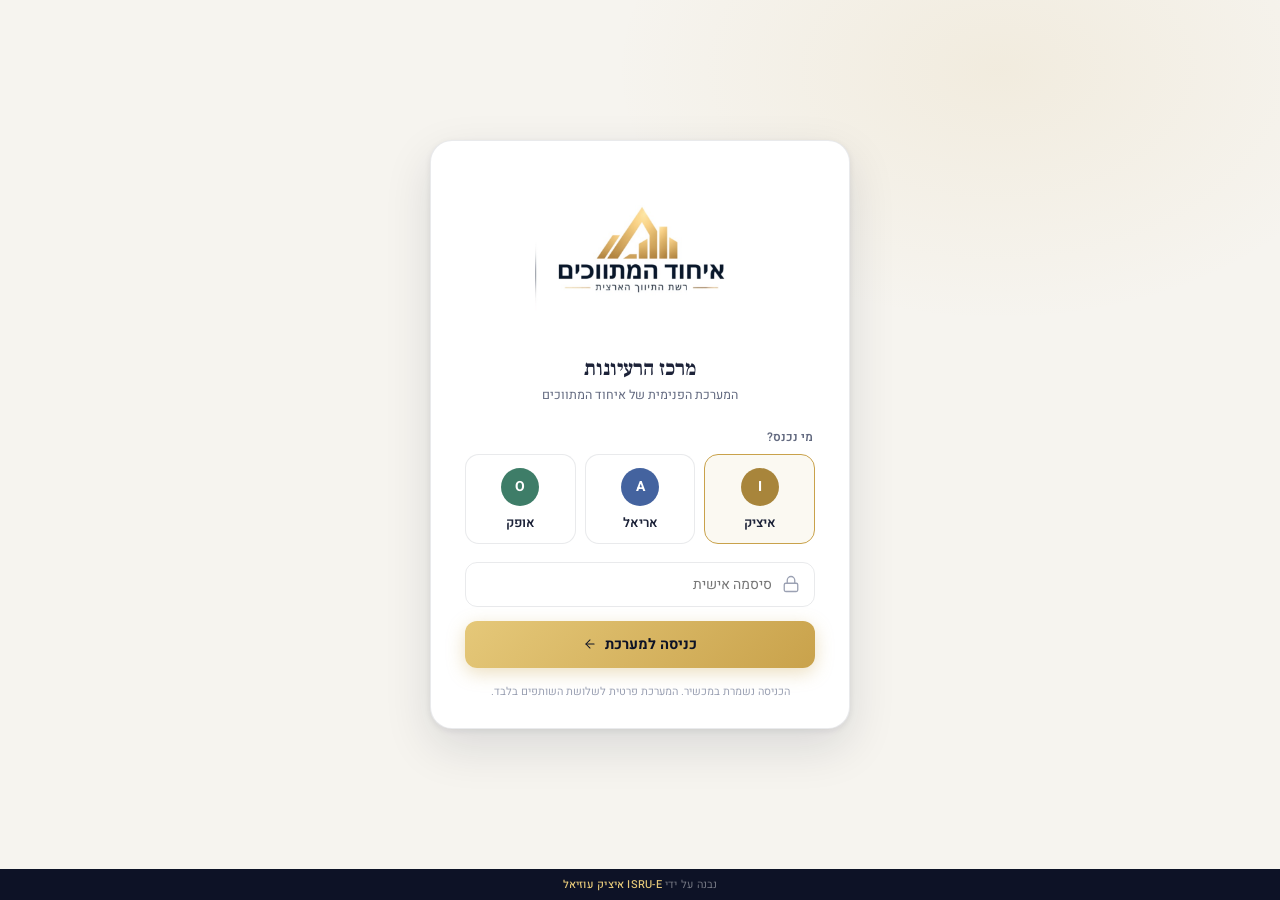
<file: docs/index.html>
<!doctype html>
<html lang="he" dir="rtl">
<head>
<meta charset="utf-8">
<meta name="viewport" content="width=device-width, initial-scale=1, viewport-fit=cover">
<meta name="robots" content="noindex, nofollow">
<meta name="theme-color" content="#141B34">
<title>מרכז הרעיונות · איחוד המתווכים</title>
<script>
(function(){var q=matchMedia('(max-width:900px),(max-height:500px) and (orientation:landscape)'),r=document.documentElement;
function f(){r.classList.toggle('m',q.matches)}f();
if(q.addEventListener)q.addEventListener('change',f);else q.addListener(f)})();
</script>
<link rel="manifest" href="manifest.webmanifest?v=3">
<link rel="icon" href="icons/favicon.ico?v=3" sizes="any">
<link rel="icon" type="image/png" sizes="32x32" href="icons/favicon-32.png?v=3">
<link rel="apple-touch-icon" sizes="180x180" href="icons/apple-touch-icon.png?v=3">
<meta name="apple-mobile-web-app-title" content="איחוד המתווכים">
<meta name="apple-mobile-web-app-capable" content="yes">
<meta name="mobile-web-app-capable" content="yes">
<link rel="preconnect" href="https://fonts.googleapis.com">
<link rel="preconnect" href="https://fonts.gstatic.com" crossorigin>
<link href="https://fonts.googleapis.com/css2?family=Heebo:wght@300;400;500;600;700&family=Frank+Ruhl+Libre:wght@500;700&display=swap" rel="stylesheet">
<link rel="stylesheet" href="style.css?v=19">
</head>
<body>

<!-- ========== מסך כניסה ========== -->
<div id="login-screen" class="login-wrap" hidden>
  <div class="login-card">
    <img class="logo-big" src="LOGO.png" alt="איחוד המתווכים, רשת התיווך הארצית">
    <h1>מרכז הרעיונות</h1>
    <div class="sub">המערכת הפנימית של איחוד המתווכים</div>

    <label class="login-label">מי נכנס?</label>
    <div class="users" id="login-users"></div>

    <div class="pass">
      <svg class="icon" viewBox="0 0 24 24"><rect x="3" y="11" width="18" height="11" rx="2"/><path d="M7 11V7a5 5 0 0 1 10 0v4"/></svg>
      <input type="password" id="login-pass" placeholder="סיסמה אישית" autocomplete="current-password" aria-label="סיסמה אישית">
    </div>
    <div class="login-error" id="login-error" hidden></div>

    <button class="login-btn" id="login-btn">
      כניסה למערכת
      <svg class="icon sm" viewBox="0 0 24 24"><path d="M19 12H5"/><path d="m12 19-7-7 7-7"/></svg>
    </button>

    <div class="login-note">הכניסה נשמרת במכשיר. המערכת פרטית לשלושת השותפים בלבד.</div>
  </div>
</div>

<!-- ========== האפליקציה ========== -->
<div id="app" class="app" hidden>

  <div class="backdrop" id="backdrop"></div>

  <aside class="sidebar" id="sidebar">
    <div class="brand">
      <div class="wordmark">איחוד המתווכים</div>
      <div class="tag">מרכז הרעיונות</div>
    </div>
    <nav class="nav" id="side-nav">
      <div class="side-label">ראשי</div>
      <a class="nav-item" href="#/" data-route="dash">
        <svg class="icon" viewBox="0 0 24 24"><path d="m3 9 9-7 9 7v11a2 2 0 0 1-2 2H5a2 2 0 0 1-2-2z"/><path d="M9 22V12h6v10"/></svg>
        דשבורד
      </a>
      <a class="nav-item" href="#/board" data-route="board">
        <svg class="icon" viewBox="0 0 24 24"><rect x="3" y="3" width="18" height="18" rx="2"/><path d="M9 3v18"/><path d="M15 3v18"/></svg>
        לוח עבודה
      </a>
      <a class="nav-item" href="#/files" data-route="files">
        <svg class="icon" viewBox="0 0 24 24"><path d="M20 20a2 2 0 0 0 2-2V8a2 2 0 0 0-2-2h-7.9a2 2 0 0 1-1.69-.9L9.6 3.9A2 2 0 0 0 7.93 3H4a2 2 0 0 0-2 2v13a2 2 0 0 0 2 2Z"/></svg>
        ספריית קבצים
      </a>
      <div class="side-label side-topics-label">
        נושאים
        <button class="side-add" id="btn-new-topic" title="נושא חדש" aria-label="נושא חדש">
          <svg class="icon sm" viewBox="0 0 24 24"><path d="M5 12h14"/><path d="M12 5v14"/></svg>
        </button>
      </div>
      <div id="topics-list"></div>
      <div class="side-label">עוד</div>
      <a class="nav-item" href="#/archive" data-route="archive">
        <svg class="icon" viewBox="0 0 24 24"><rect x="2" y="3" width="20" height="5" rx="1"/><path d="M4 8v11a2 2 0 0 0 2 2h12a2 2 0 0 0 2-2V8"/><path d="M10 12h4"/></svg>
        ארכיון
      </a>
      <button class="nav-item nav-logout" id="btn-logout">
        <svg class="icon" viewBox="0 0 24 24"><path d="M9 21H5a2 2 0 0 1-2-2V5a2 2 0 0 1 2-2h4"/><path d="m16 17 5-5-5-5"/><path d="M21 12H9"/></svg>
        התנתקות
      </button>
    </nav>
    <div class="side-foot" id="presence"></div>
  </aside>

  <main class="main" id="main">
    <div class="topbar">
      <button class="back-btn" id="btn-back" aria-label="חזרה">
        <svg class="icon" viewBox="0 0 24 24"><path d="m9 18 6-6-6-6"/></svg>
        <span id="back-label">חזרה</span>
      </button>
      <button class="icon-btn menu-btn" id="btn-menu" aria-label="תפריט">
        <svg class="icon" viewBox="0 0 24 24"><path d="M4 6h16"/><path d="M4 12h16"/><path d="M4 18h16"/></svg>
      </button>
      <img class="logo-img" src="LOGO.png" alt="איחוד המתווכים">
      <div class="page-title" id="page-title"><b>דשבורד</b></div>
      <div class="search" id="search-box" role="button" tabindex="0">
        <svg class="icon sm" viewBox="0 0 24 24"><circle cx="11" cy="11" r="8"/><path d="m21 21-4.35-4.35"/></svg>
        <span class="search-ph">חיפוש בכל ההודעות</span>
        <kbd>Ctrl K</kbd>
      </div>
      <button class="icon-btn search-mobile" id="btn-search-m" aria-label="חיפוש">
        <svg class="icon" viewBox="0 0 24 24"><circle cx="11" cy="11" r="8"/><path d="m21 21-4.35-4.35"/></svg>
      </button>
      <div class="me" id="me-avatar"></div>
    </div>
    <div id="view" class="view"></div>
  </main>
</div>

<button class="fab" id="fab" hidden aria-label="רעיון מהיר" title="רעיון מהיר">
  <svg class="icon" viewBox="0 0 24 24"><path d="M4 14a1 1 0 0 1-.78-1.63l9.9-10.2a.5.5 0 0 1 .86.46l-1.92 6.02A1 1 0 0 0 13 10h7a1 1 0 0 1 .78 1.63l-9.9 10.2a.5.5 0 0 1-.86-.46l1.92-6.02A1 1 0 0 0 11 14z"/></svg>
  <span class="fab-label">רעיון מהיר</span>
</button>

<footer id="footer" hidden>נבנה על ידי <b>ISRU-E איציק עוזיאל</b></footer>

<!-- שרשור -->
<div class="thread-panel" id="thread-panel" hidden>
  <div class="thread-head">
    <b>שרשור</b>
    <button class="icon-btn" id="thread-close" aria-label="סגירת שרשור">
      <svg class="icon" viewBox="0 0 24 24"><path d="M18 6 6 18"/><path d="m6 6 12 12"/></svg>
    </button>
  </div>
  <div class="thread-root" id="thread-root"></div>
  <div class="thread-msgs" id="thread-msgs"></div>
  <div class="composer thread-composer">
    <div class="composer-box">
      <input id="thread-input" placeholder="תגובה בשרשור">
      <button class="send" id="thread-send" aria-label="שליחה">
        <svg class="icon" viewBox="0 0 24 24"><path d="M19 12H5"/><path d="m12 19-7-7 7-7"/></svg>
      </button>
    </div>
  </div>
</div>

<!-- חיפוש -->
<div class="overlay" id="search-overlay" hidden>
  <div class="overlay-card">
    <div class="overlay-head">
      <svg class="icon" viewBox="0 0 24 24"><circle cx="11" cy="11" r="8"/><path d="m21 21-4.35-4.35"/></svg>
      <input id="search-input" placeholder="חיפוש חופשי בעברית, בכל ההודעות" autocomplete="off" enterkeyhint="search">
      <button class="icon-btn filter-toggle-btn" id="search-filter-toggle" aria-label="סינון" aria-expanded="false">
        <svg class="icon" viewBox="0 0 24 24"><path d="M4 6h10"/><path d="M18 6h2"/><circle cx="16" cy="6" r="2"/><path d="M4 12h2"/><path d="M10 12h10"/><circle cx="8" cy="12" r="2"/><path d="M4 18h12"/><path d="M20 18h0"/><circle cx="18" cy="18" r="2"/></svg>
      </button>
      <button class="icon-btn" id="search-close" aria-label="סגירה">
        <svg class="icon" viewBox="0 0 24 24"><path d="M18 6 6 18"/><path d="m6 6 12 12"/></svg>
      </button>
    </div>
    <div class="search-filters" id="search-filters"></div>
    <div class="search-results" id="search-results">
      <div class="empty-state">הקלד מילה כדי לחפש, או סנן לפי נושא, שולח, תאריך או סימון.</div>
    </div>
  </div>
</div>

<!-- מודאל כללי -->
<div class="overlay" id="modal-overlay" hidden>
  <div class="overlay-card modal-card" id="modal-card"></div>
</div>

<div class="toast" id="toast" hidden></div>

<input type="file" id="file-input" hidden>
<input type="file" id="file-input-lib" hidden>

<script src="app.js?v=8"></script>
</body>
</html>
</file>
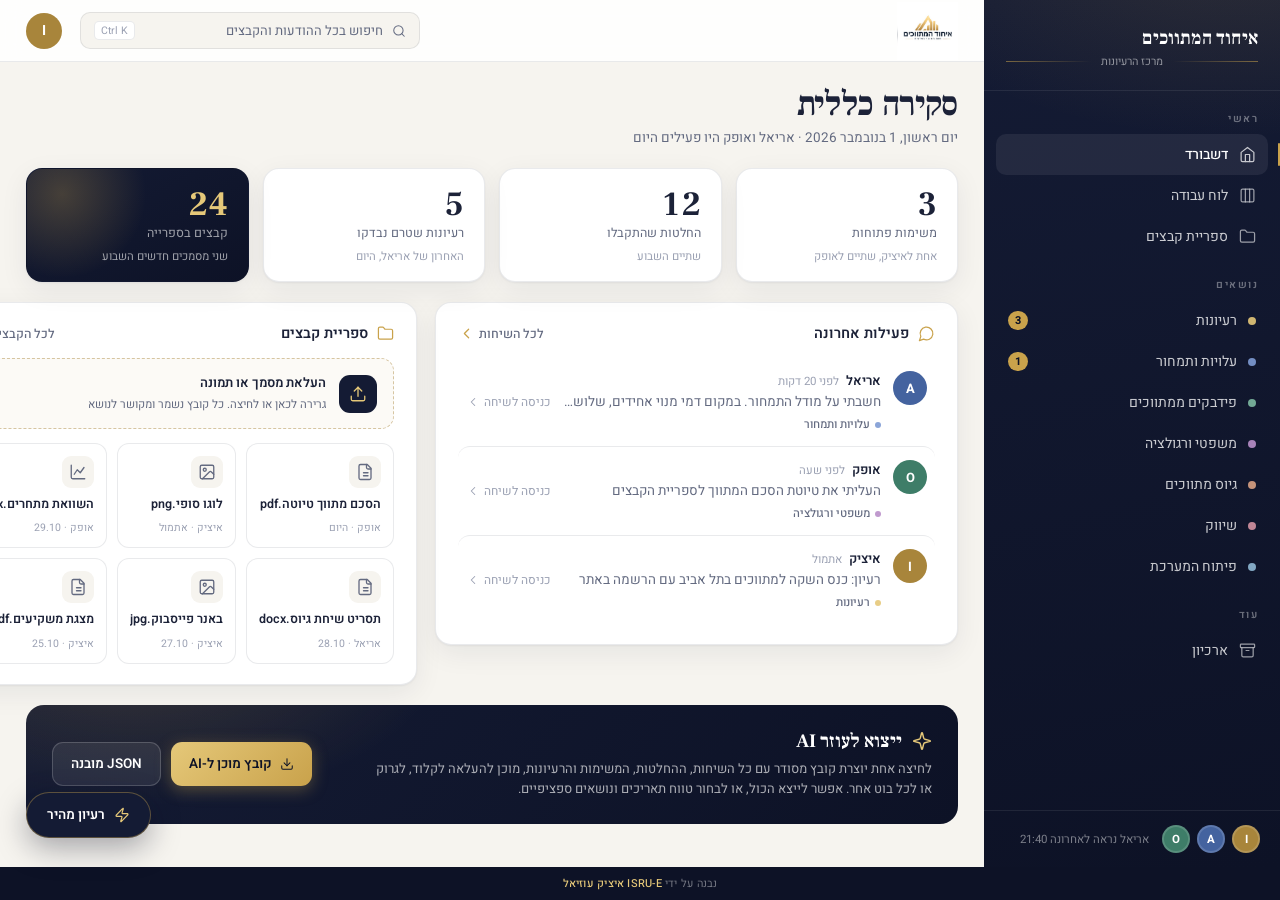
<file: mockup/dashboard.html>
<!doctype html>
<html lang="he" dir="rtl">
<head>
<meta charset="utf-8">
<meta name="viewport" content="width=device-width, initial-scale=1">
<meta name="robots" content="noindex">
<title>מרכז הרעיונות · דשבורד</title>
<link rel="preconnect" href="https://fonts.googleapis.com">
<link rel="preconnect" href="https://fonts.gstatic.com" crossorigin>
<link href="https://fonts.googleapis.com/css2?family=Heebo:wght@300;400;500;600;700&family=Frank+Ruhl+Libre:wght@500;700&display=swap" rel="stylesheet">
<link rel="stylesheet" href="style.css">
</head>
<body>
<div class="app">

  <aside class="sidebar">
    <div class="brand">
      <div class="wordmark">איחוד המתווכים</div>
      <div class="tag">מרכז הרעיונות</div>
    </div>
    <div class="side-label">ראשי</div>
    <nav class="nav">
      <div class="nav-item active">
        <svg class="icon" viewBox="0 0 24 24"><path d="m3 9 9-7 9 7v11a2 2 0 0 1-2 2H5a2 2 0 0 1-2-2z"/><path d="M9 22V12h6v10"/></svg>
        דשבורד
      </div>
      <div class="nav-item">
        <svg class="icon" viewBox="0 0 24 24"><rect x="3" y="3" width="18" height="18" rx="2"/><path d="M9 3v18"/><path d="M15 3v18"/></svg>
        לוח עבודה
      </div>
      <div class="nav-item">
        <svg class="icon" viewBox="0 0 24 24"><path d="M20 20a2 2 0 0 0 2-2V8a2 2 0 0 0-2-2h-7.9a2 2 0 0 1-1.69-.9L9.6 3.9A2 2 0 0 0 7.93 3H4a2 2 0 0 0-2 2v13a2 2 0 0 0 2 2Z"/></svg>
        ספריית קבצים
      </div>
      <div class="side-label" style="padding-inline:10px">נושאים</div>
      <div class="nav-item"><span class="dot" style="background:#E5C879"></span>רעיונות<span class="count">3</span></div>
      <div class="nav-item"><span class="dot" style="background:#7E9BD4"></span>עלויות ותמחור<span class="count">1</span></div>
      <div class="nav-item"><span class="dot" style="background:#7DB9A1"></span>פידבקים ממתווכים</div>
      <div class="nav-item"><span class="dot" style="background:#B98FC9"></span>משפטי ורגולציה</div>
      <div class="nav-item"><span class="dot" style="background:#D9A183"></span>גיוס מתווכים</div>
      <div class="nav-item"><span class="dot" style="background:#D492A2"></span>שיווק</div>
      <div class="nav-item"><span class="dot" style="background:#8FB8D4"></span>פיתוח המערכת</div>
      <div class="side-label" style="padding-inline:10px">עוד</div>
      <div class="nav-item">
        <svg class="icon" viewBox="0 0 24 24"><rect x="2" y="3" width="20" height="5" rx="1"/><path d="M4 8v11a2 2 0 0 0 2 2h12a2 2 0 0 0 2-2V8"/><path d="M10 12h4"/></svg>
        ארכיון
      </div>
    </nav>
    <div class="side-foot">
      <div class="mini u-itzik">I</div>
      <div class="mini u-ariel">A</div>
      <div class="mini u-ofek">O</div>
      <span>אריאל נראה לאחרונה 21:40</span>
    </div>
  </aside>

  <main class="main">
    <div class="topbar">
      <img class="logo-img" src="../LOGO.png" alt="איחוד המתווכים">
      <div class="search">
        <svg class="icon sm" viewBox="0 0 24 24"><circle cx="11" cy="11" r="8"/><path d="m21 21-4.35-4.35"/></svg>
        חיפוש בכל ההודעות והקבצים
        <kbd>Ctrl K</kbd>
      </div>
      <div class="me">I</div>
    </div>

    <div class="content">

      <div>
        <h1 class="display">סקירה כללית</h1>
        <div class="subtitle">יום ראשון, 1 בנובמבר 2026 · אריאל ואופק היו פעילים היום</div>
      </div>

      <div class="stats">
        <div class="stat"><b>3</b><span>משימות פתוחות</span><span class="note">אחת לאיציק, שתיים לאופק</span></div>
        <div class="stat"><b>12</b><span>החלטות שהתקבלו</span><span class="note">שתיים השבוע</span></div>
        <div class="stat"><b>5</b><span>רעיונות שטרם נבדקו</span><span class="note">האחרון של אריאל, היום</span></div>
        <div class="stat featured"><b>24</b><span>קבצים בספרייה</span><span class="note">שני מסמכים חדשים השבוע</span></div>
      </div>

      <div class="grid-2" style="display:grid;grid-template-columns:1.25fr 1fr;gap:18px;align-items:start">

        <div class="card">
          <h2>
            <svg class="icon" viewBox="0 0 24 24"><path d="M7.9 20A9 9 0 1 0 4 16.1L2 22Z"/></svg>
            פעילות אחרונה
            <span class="more">לכל השיחות
              <svg class="icon sm" viewBox="0 0 24 24"><path d="m15 18-6-6 6-6"/></svg>
            </span>
          </h2>
          <div class="feed">
            <div class="feed-item">
              <div class="avatar u-ariel">A</div>
              <div class="txt">
                <div class="who">אריאל<small>לפני 20 דקות</small></div>
                <p>חשבתי על מודל התמחור. במקום דמי מנוי אחידים, שלוש רמות...</p>
                <div class="where"><span class="dot" style="background:#7E9BD4"></span>עלויות ותמחור</div>
              </div>
              <span class="enter">כניסה לשיחה
                <svg class="icon sm" viewBox="0 0 24 24"><path d="m15 18-6-6 6-6"/></svg>
              </span>
            </div>
            <div class="feed-item">
              <div class="avatar u-ofek">O</div>
              <div class="txt">
                <div class="who">אופק<small>לפני שעה</small></div>
                <p>העליתי את טיוטת הסכם המתווך לספריית הקבצים</p>
                <div class="where"><span class="dot" style="background:#B98FC9"></span>משפטי ורגולציה</div>
              </div>
              <span class="enter">כניסה לשיחה
                <svg class="icon sm" viewBox="0 0 24 24"><path d="m15 18-6-6 6-6"/></svg>
              </span>
            </div>
            <div class="feed-item">
              <div class="avatar u-itzik">I</div>
              <div class="txt">
                <div class="who">איציק<small>אתמול</small></div>
                <p>רעיון: כנס השקה למתווכים בתל אביב עם הרשמה באתר</p>
                <div class="where"><span class="dot" style="background:#E5C879"></span>רעיונות</div>
              </div>
              <span class="enter">כניסה לשיחה
                <svg class="icon sm" viewBox="0 0 24 24"><path d="m15 18-6-6 6-6"/></svg>
              </span>
            </div>
          </div>
        </div>

        <div class="card">
          <h2>
            <svg class="icon" viewBox="0 0 24 24"><path d="M20 20a2 2 0 0 0 2-2V8a2 2 0 0 0-2-2h-7.9a2 2 0 0 1-1.69-.9L9.6 3.9A2 2 0 0 0 7.93 3H4a2 2 0 0 0-2 2v13a2 2 0 0 0 2 2Z"/></svg>
            ספריית קבצים
            <span class="more">לכל הקבצים
              <svg class="icon sm" viewBox="0 0 24 24"><path d="m15 18-6-6 6-6"/></svg>
            </span>
          </h2>
          <div class="drop">
            <div class="ic">
              <svg class="icon" viewBox="0 0 24 24"><path d="M21 15v4a2 2 0 0 1-2 2H5a2 2 0 0 1-2-2v-4"/><path d="m17 8-5-5-5 5"/><path d="M12 3v12"/></svg>
            </div>
            <div><b>העלאת מסמך או תמונה</b><span>גרירה לכאן או לחיצה. כל קובץ נשמר ומקושר לנושא</span></div>
          </div>
          <div class="files">
            <div class="file">
              <div class="fic"><svg class="icon" viewBox="0 0 24 24"><path d="M15 2H6a2 2 0 0 0-2 2v16a2 2 0 0 0 2 2h12a2 2 0 0 0 2-2V7Z"/><path d="M14 2v4a2 2 0 0 0 2 2h4"/><path d="M10 13h6"/><path d="M10 17h6"/></svg></div>
              <b>הסכם מתווך טיוטה.pdf</b><span>אופק · היום</span>
            </div>
            <div class="file">
              <div class="fic"><svg class="icon" viewBox="0 0 24 24"><rect x="3" y="3" width="18" height="18" rx="2"/><circle cx="9" cy="9" r="2"/><path d="m21 15-3.1-3.1a2 2 0 0 0-2.8 0L6 21"/></svg></div>
              <b>לוגו סופי.png</b><span>איציק · אתמול</span>
            </div>
            <div class="file">
              <div class="fic"><svg class="icon" viewBox="0 0 24 24"><path d="M3 3v16a2 2 0 0 0 2 2h16"/><path d="M7 15 11 9l4 4 5-7"/></svg></div>
              <b>השוואת מתחרים.xlsx</b><span>אופק · 29.10</span>
            </div>
            <div class="file">
              <div class="fic"><svg class="icon" viewBox="0 0 24 24"><path d="M15 2H6a2 2 0 0 0-2 2v16a2 2 0 0 0 2 2h12a2 2 0 0 0 2-2V7Z"/><path d="M14 2v4a2 2 0 0 0 2 2h4"/><path d="M10 13h6"/><path d="M10 17h6"/></svg></div>
              <b>תסריט שיחת גיוס.docx</b><span>אריאל · 28.10</span>
            </div>
            <div class="file">
              <div class="fic"><svg class="icon" viewBox="0 0 24 24"><rect x="3" y="3" width="18" height="18" rx="2"/><circle cx="9" cy="9" r="2"/><path d="m21 15-3.1-3.1a2 2 0 0 0-2.8 0L6 21"/></svg></div>
              <b>באנר פייסבוק.jpg</b><span>איציק · 27.10</span>
            </div>
            <div class="file">
              <div class="fic"><svg class="icon" viewBox="0 0 24 24"><path d="M15 2H6a2 2 0 0 0-2 2v16a2 2 0 0 0 2 2h12a2 2 0 0 0 2-2V7Z"/><path d="M14 2v4a2 2 0 0 0 2 2h4"/><path d="M10 13h6"/><path d="M10 17h6"/></svg></div>
              <b>מצגת משקיעים.pdf</b><span>איציק · 25.10</span>
            </div>
          </div>
        </div>
      </div>

      <div class="ai-export">
        <div class="txt">
          <h2>
            <svg class="icon" viewBox="0 0 24 24"><path d="M9.94 15.5a2 2 0 0 0-1.44-1.44l-6.13-1.58a.5.5 0 0 1 0-.96L8.5 9.94a2 2 0 0 0 1.44-1.44l1.58-6.14a.5.5 0 0 1 .96 0l1.58 6.14a2 2 0 0 0 1.44 1.44l6.13 1.58a.5.5 0 0 1 0 .96l-6.13 1.58a2 2 0 0 0-1.44 1.44l-1.58 6.14a.5.5 0 0 1-.96 0z"/></svg>
            ייצוא לעוזר AI
          </h2>
          <p>לחיצה אחת יוצרת קובץ מסודר עם כל השיחות, ההחלטות, המשימות והרעיונות, מוכן להעלאה לקלוד, לגרוק או לכל בוט אחר. אפשר לייצא הכול, או לבחור טווח תאריכים ונושאים ספציפיים.</p>
        </div>
        <div class="ai-btns">
          <button class="btn gold">
            <svg class="icon sm" viewBox="0 0 24 24"><path d="M21 15v4a2 2 0 0 1-2 2H5a2 2 0 0 1-2-2v-4"/><path d="m7 10 5 5 5-5"/><path d="M12 15V3"/></svg>
            קובץ מוכן ל-AI
          </button>
          <button class="btn ghost">JSON מובנה</button>
        </div>
      </div>

    </div>
  </main>
</div>

<button class="fab">
  <svg class="icon" viewBox="0 0 24 24"><path d="M4 14a1 1 0 0 1-.78-1.63l9.9-10.2a.5.5 0 0 1 .86.46l-1.92 6.02A1 1 0 0 0 13 10h7a1 1 0 0 1 .78 1.63l-9.9 10.2a.5.5 0 0 1-.86-.46l1.92-6.02A1 1 0 0 0 11 14z"/></svg>
  רעיון מהיר
</button>

<footer>נבנה על ידי <b>ISRU-E איציק עוזיאל</b></footer>
</body>
</html>
</file>
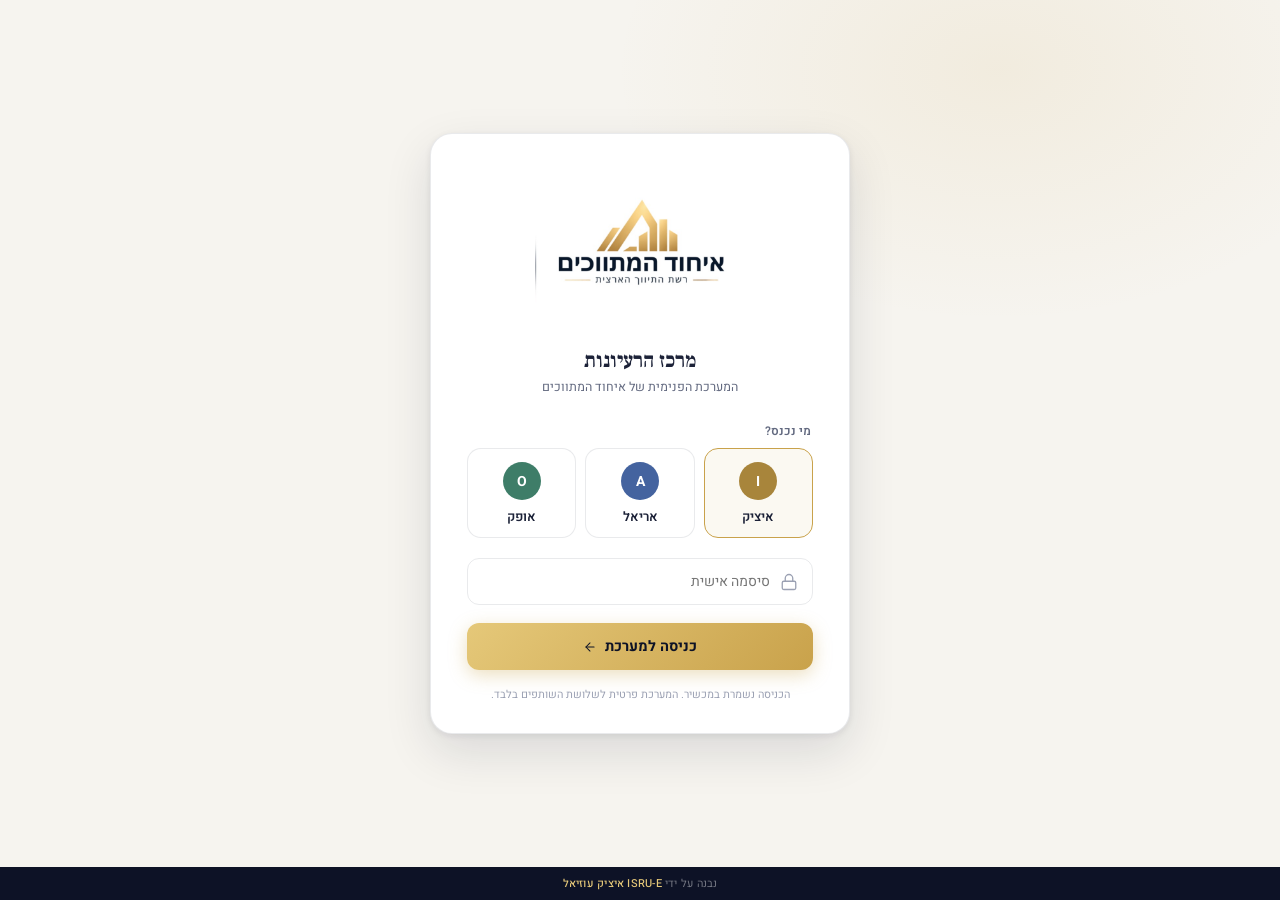
<file: mockup/login.html>
<!doctype html>
<html lang="he" dir="rtl">
<head>
<meta charset="utf-8">
<meta name="viewport" content="width=device-width, initial-scale=1">
<meta name="robots" content="noindex">
<title>מרכז הרעיונות · כניסה</title>
<link rel="preconnect" href="https://fonts.googleapis.com">
<link rel="preconnect" href="https://fonts.gstatic.com" crossorigin>
<link href="https://fonts.googleapis.com/css2?family=Heebo:wght@300;400;500;600;700&family=Frank+Ruhl+Libre:wght@500;700&display=swap" rel="stylesheet">
<link rel="stylesheet" href="style.css">
</head>
<body>

<div class="login-wrap">
  <div class="login-card">
    <img class="logo-big" src="../LOGO.png" alt="איחוד המתווכים, רשת התיווך הארצית">
    <h1>מרכז הרעיונות</h1>
    <div class="sub">המערכת הפנימית של איחוד המתווכים</div>

    <label class="login-label">מי נכנס?</label>
    <div class="users">
      <button class="user-pick selected">
        <span class="avatar u-itzik">I</span>
        איציק
      </button>
      <button class="user-pick">
        <span class="avatar u-ariel">A</span>
        אריאל
      </button>
      <button class="user-pick">
        <span class="avatar u-ofek">O</span>
        אופק
      </button>
    </div>

    <div class="pass">
      <svg class="icon" viewBox="0 0 24 24"><rect x="3" y="11" width="18" height="11" rx="2"/><path d="M7 11V7a5 5 0 0 1 10 0v4"/></svg>
      <input type="password" placeholder="סיסמה אישית" aria-label="סיסמה אישית">
    </div>

    <button class="login-btn">
      כניסה למערכת
      <svg class="icon sm" viewBox="0 0 24 24"><path d="M19 12H5"/><path d="m12 19-7-7 7-7"/></svg>
    </button>

    <div class="login-note">הכניסה נשמרת במכשיר. המערכת פרטית לשלושת השותפים בלבד.</div>
  </div>
</div>

<footer>נבנה על ידי <b>ISRU-E איציק עוזיאל</b></footer>
</body>
</html>
</file>
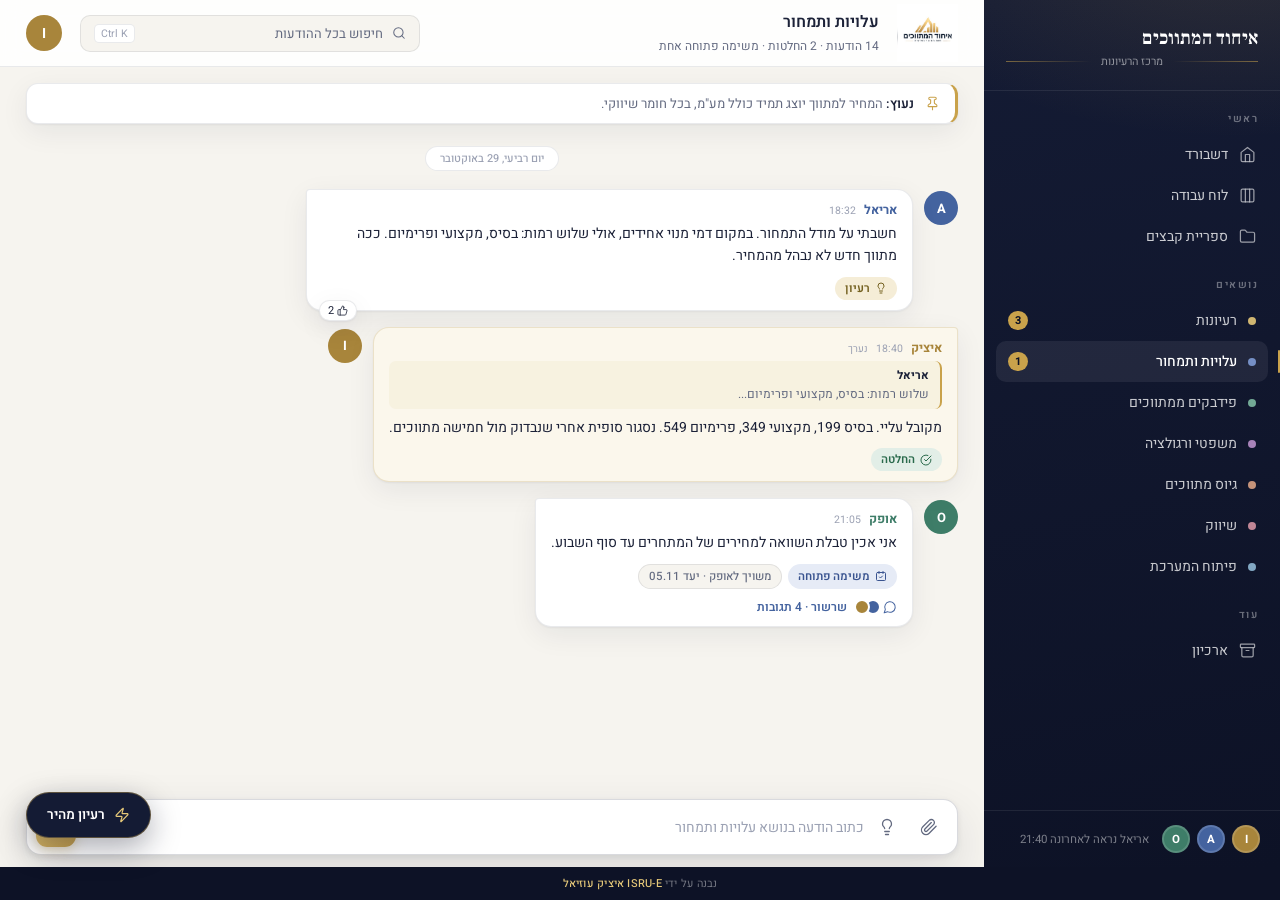
<file: mockup/main-screen.html>
<!doctype html>
<html lang="he" dir="rtl">
<head>
<meta charset="utf-8">
<meta name="viewport" content="width=device-width, initial-scale=1">
<meta name="robots" content="noindex">
<title>מרכז הרעיונות · שיחה</title>
<link rel="preconnect" href="https://fonts.googleapis.com">
<link rel="preconnect" href="https://fonts.gstatic.com" crossorigin>
<link href="https://fonts.googleapis.com/css2?family=Heebo:wght@300;400;500;600;700&family=Frank+Ruhl+Libre:wght@500;700&display=swap" rel="stylesheet">
<link rel="stylesheet" href="style.css">
</head>
<body>
<div class="app">

  <aside class="sidebar">
    <div class="brand">
      <div class="wordmark">איחוד המתווכים</div>
      <div class="tag">מרכז הרעיונות</div>
    </div>
    <div class="side-label">ראשי</div>
    <nav class="nav">
      <div class="nav-item">
        <svg class="icon" viewBox="0 0 24 24"><path d="m3 9 9-7 9 7v11a2 2 0 0 1-2 2H5a2 2 0 0 1-2-2z"/><path d="M9 22V12h6v10"/></svg>
        דשבורד
      </div>
      <div class="nav-item">
        <svg class="icon" viewBox="0 0 24 24"><rect x="3" y="3" width="18" height="18" rx="2"/><path d="M9 3v18"/><path d="M15 3v18"/></svg>
        לוח עבודה
      </div>
      <div class="nav-item">
        <svg class="icon" viewBox="0 0 24 24"><path d="M20 20a2 2 0 0 0 2-2V8a2 2 0 0 0-2-2h-7.9a2 2 0 0 1-1.69-.9L9.6 3.9A2 2 0 0 0 7.93 3H4a2 2 0 0 0-2 2v13a2 2 0 0 0 2 2Z"/></svg>
        ספריית קבצים
      </div>
      <div class="side-label" style="padding-inline:10px">נושאים</div>
      <div class="nav-item"><span class="dot" style="background:#E5C879"></span>רעיונות<span class="count">3</span></div>
      <div class="nav-item active"><span class="dot" style="background:#7E9BD4"></span>עלויות ותמחור<span class="count">1</span></div>
      <div class="nav-item"><span class="dot" style="background:#7DB9A1"></span>פידבקים ממתווכים</div>
      <div class="nav-item"><span class="dot" style="background:#B98FC9"></span>משפטי ורגולציה</div>
      <div class="nav-item"><span class="dot" style="background:#D9A183"></span>גיוס מתווכים</div>
      <div class="nav-item"><span class="dot" style="background:#D492A2"></span>שיווק</div>
      <div class="nav-item"><span class="dot" style="background:#8FB8D4"></span>פיתוח המערכת</div>
      <div class="side-label" style="padding-inline:10px">עוד</div>
      <div class="nav-item">
        <svg class="icon" viewBox="0 0 24 24"><rect x="2" y="3" width="20" height="5" rx="1"/><path d="M4 8v11a2 2 0 0 0 2 2h12a2 2 0 0 0 2-2V8"/><path d="M10 12h4"/></svg>
        ארכיון
      </div>
    </nav>
    <div class="side-foot">
      <div class="mini u-itzik">I</div>
      <div class="mini u-ariel">A</div>
      <div class="mini u-ofek">O</div>
      <span>אריאל נראה לאחרונה 21:40</span>
    </div>
  </aside>

  <main class="main" style="overflow:hidden">
    <div class="topbar">
      <img class="logo-img" src="../LOGO.png" alt="איחוד המתווכים">
      <div class="page-title">
        <b>עלויות ותמחור</b>
        <span>14 הודעות · 2 החלטות · משימה פתוחה אחת</span>
      </div>
      <div class="search">
        <svg class="icon sm" viewBox="0 0 24 24"><circle cx="11" cy="11" r="8"/><path d="m21 21-4.35-4.35"/></svg>
        חיפוש בכל ההודעות
        <kbd>Ctrl K</kbd>
      </div>
      <div class="me">I</div>
    </div>

    <div class="pinned">
      <svg class="icon" viewBox="0 0 24 24"><path d="M12 17v5"/><path d="M9 10.76a2 2 0 0 1-1.11 1.79l-1.78.9A2 2 0 0 0 5 15.24V16a1 1 0 0 0 1 1h12a1 1 0 0 0 1-1v-.76a2 2 0 0 0-1.11-1.79l-1.78-.9A2 2 0 0 1 15 10.76V6h1a2 2 0 0 0 0-4H8a2 2 0 0 0 0 4h1z"/></svg>
      <div><b>נעוץ:</b> <span>המחיר למתווך יוצג תמיד כולל מע"מ, בכל חומר שיווקי.</span></div>
    </div>

    <div class="chat">
      <div class="day">יום רביעי, 29 באוקטובר</div>

      <div class="msg">
        <div class="avatar u-ariel">A</div>
        <div class="bubble">
          <div class="meta"><span class="name" style="color:var(--ariel)">אריאל</span><span class="time">18:32</span></div>
          <p>חשבתי על מודל התמחור. במקום דמי מנוי אחידים, אולי שלוש רמות: בסיס, מקצועי ופרימיום. ככה מתווך חדש לא נבהל מהמחיר.</p>
          <div class="tags">
            <span class="chip idea">
              <svg class="icon" viewBox="0 0 24 24"><path d="M15.09 14c.18-.98.65-1.74 1.41-2.5A4.65 4.65 0 0 0 18 8 6 6 0 0 0 6 8c0 1 .23 2.23 1.5 3.5.76.76 1.23 1.52 1.41 2.5"/><path d="M9 18h6"/><path d="M10 22h4"/></svg>
              רעיון
            </span>
          </div>
          <div class="reactions">
            <svg class="icon sm" viewBox="0 0 24 24" style="width:11px;height:11px"><path d="M7 10v12"/><path d="M15 5.88 14 10h5.83a2 2 0 0 1 1.92 2.56l-2.33 8A2 2 0 0 1 17.5 22H4a2 2 0 0 1-2-2v-8a2 2 0 0 1 2-2h2.76a2 2 0 0 0 1.79-1.11L12 2a3.13 3.13 0 0 1 3 3.88Z"/></svg>
            2
          </div>
        </div>
      </div>

      <div class="msg mine">
        <div class="avatar u-itzik">I</div>
        <div class="bubble">
          <div class="meta"><span class="name" style="color:var(--itzik)">איציק</span><span class="time">18:40</span><span class="edited">נערך</span></div>
          <div class="quote"><b>אריאל</b>שלוש רמות: בסיס, מקצועי ופרימיום...</div>
          <p>מקובל עליי. בסיס 199, מקצועי 349, פרימיום 549. נסגור סופית אחרי שנבדוק מול חמישה מתווכים.</p>
          <div class="tags">
            <span class="chip decision">
              <svg class="icon" viewBox="0 0 24 24"><path d="M21.8 10.5a10 10 0 1 1-5.93-7.64"/><path d="m9 11 3 3L22 4"/></svg>
              החלטה
            </span>
          </div>
        </div>
      </div>

      <div class="msg">
        <div class="avatar u-ofek">O</div>
        <div class="bubble">
          <div class="meta"><span class="name" style="color:var(--ofek)">אופק</span><span class="time">21:05</span></div>
          <p>אני אכין טבלת השוואה למחירים של המתחרים עד סוף השבוע.</p>
          <div class="tags">
            <span class="chip task">
              <svg class="icon" viewBox="0 0 24 24"><rect x="3" y="5" width="18" height="16" rx="2"/><path d="M8 3v4"/><path d="M16 3v4"/><path d="m9 14 2 2 4-4"/></svg>
              משימה פתוחה
            </span>
            <span class="chip neutral">משויך לאופק · יעד 05.11</span>
          </div>
          <div class="thread">
            <svg class="icon" viewBox="0 0 24 24"><path d="M7.9 20A9 9 0 1 0 4 16.1L2 22Z"/></svg>
            <span class="faces"><i class="u-ariel"></i><i class="u-itzik"></i></span>
            שרשור · 4 תגובות
          </div>
        </div>
      </div>
    </div>

    <div class="composer">
      <div class="composer-box">
        <button class="icon-btn" aria-label="צירוף קובץ">
          <svg class="icon" viewBox="0 0 24 24"><path d="m21.44 11.05-9.19 9.19a6 6 0 0 1-8.49-8.49l8.57-8.57A4 4 0 1 1 18 8.84l-8.59 8.57a2 2 0 0 1-2.83-2.83l8.49-8.48"/></svg>
        </button>
        <button class="icon-btn" aria-label="סימון הודעה">
          <svg class="icon" viewBox="0 0 24 24"><path d="M15.09 14c.18-.98.65-1.74 1.41-2.5A4.65 4.65 0 0 0 18 8 6 6 0 0 0 6 8c0 1 .23 2.23 1.5 3.5.76.76 1.23 1.52 1.41 2.5"/><path d="M9 18h6"/><path d="M10 22h4"/></svg>
        </button>
        <input placeholder="כתוב הודעה בנושא עלויות ותמחור">
        <button class="send" aria-label="שליחה">
          <svg class="icon" viewBox="0 0 24 24"><path d="M19 12H5"/><path d="m12 19-7-7 7-7"/></svg>
        </button>
      </div>
    </div>
  </main>
</div>

<button class="fab">
  <svg class="icon" viewBox="0 0 24 24"><path d="M4 14a1 1 0 0 1-.78-1.63l9.9-10.2a.5.5 0 0 1 .86.46l-1.92 6.02A1 1 0 0 0 13 10h7a1 1 0 0 1 .78 1.63l-9.9 10.2a.5.5 0 0 1-.86-.46l1.92-6.02A1 1 0 0 0 11 14z"/></svg>
  רעיון מהיר
</button>

<footer>נבנה על ידי <b>ISRU-E איציק עוזיאל</b></footer>
</body>
</html>
</file>
<file: docs/style.css>
/* ============================================================
   מרכז הרעיונות · איחוד המתווכים
   ============================================================ */

:root{
  --navy:#141B34;
  --navy-deep:#0D1226;
  --navy-soft:#232C4D;
  --gold:#C9A24B;
  --gold-soft:#E5C879;
  --paper:#F6F4EF;
  --card:#FFFFFF;
  --ink:#1C2238;
  --ink-dim:#636A80;
  --ink-faint:#9BA1B3;
  --line:rgba(20,27,52,.09);
  --line-strong:rgba(20,27,52,.16);
  --danger:#B4454E;

  --c-idea-bg:#F5EDD7;   --c-idea-fg:#73601F;
  --c-dec-bg:#E2EEE7;    --c-dec-fg:#2A6A4C;
  --c-task-bg:#E6EBF6;   --c-task-fg:#3A5490;
  --c-q-bg:#F2E7F0;      --c-q-fg:#79486F;

  --shadow-1:0 1px 2px rgba(20,27,52,.05), 0 8px 28px rgba(20,27,52,.07);
  --shadow-2:0 2px 6px rgba(20,27,52,.08), 0 18px 48px rgba(20,27,52,.12);
  --ease:cubic-bezier(.22,.8,.3,1);
}

*{margin:0;padding:0;box-sizing:border-box}
html,body{height:100%}
html{-webkit-text-size-adjust:100%;text-size-adjust:100%}
body{
  font-family:'Heebo',sans-serif;
  font-size:15px;
  background:var(--paper);
  color:var(--ink);
  display:flex;flex-direction:column;overflow:hidden;
  -webkit-font-smoothing:antialiased;
  height:100dvh;overscroll-behavior:none;
  -webkit-tap-highlight-color:transparent;
}
::selection{background:rgba(201,162,75,.3)}
*::-webkit-scrollbar{width:9px;height:9px}
*::-webkit-scrollbar-thumb{background:rgba(20,27,52,.16);border-radius:99px;border:2px solid transparent;background-clip:content-box}
button{font-family:inherit;cursor:pointer;touch-action:manipulation}
a,input,select,textarea{touch-action:manipulation}
a{color:inherit;text-decoration:none}
:focus-visible{outline:2px solid var(--gold);outline-offset:2px;border-radius:4px}
[hidden]{display:none !important}

.icon{width:18px;height:18px;flex-shrink:0;stroke:currentColor;fill:none;stroke-width:1.75;stroke-linecap:round;stroke-linejoin:round}
.icon.sm{width:14px;height:14px}

.app{flex:1;display:flex;min-height:0}

/* ---------- סרגל צד ---------- */
.sidebar{
  width:296px;flex-shrink:0;display:flex;flex-direction:column;color:#fff;
  background:
    radial-gradient(620px 340px at 85% -80px, rgba(201,162,75,.16), transparent 64%),
    linear-gradient(168deg,var(--navy) 0%,var(--navy-deep) 100%);
  z-index:60;
}
.brand{padding:24px 22px 18px;border-bottom:1px solid rgba(255,255,255,.08)}
.brand .wordmark{font-family:'Frank Ruhl Libre',serif;font-weight:700;font-size:19px}
.brand .tag{
  margin-top:3px;display:flex;align-items:center;gap:10px;
  font-size:11px;color:rgba(255,255,255,.52);
}
.brand .tag::before,.brand .tag::after{content:"";height:1px;flex:1;background:linear-gradient(90deg,transparent,rgba(201,162,75,.55))}
.brand .tag::after{background:linear-gradient(90deg,rgba(201,162,75,.55),transparent)}

.side-label{
  padding:18px 12px 7px;font-size:10.5px;letter-spacing:.14em;font-weight:600;
  color:rgba(255,255,255,.38);display:flex;align-items:center;
}
.side-topics-label{justify-content:space-between}
.side-add{
  background:transparent;border:1px solid rgba(255,255,255,.2);border-radius:7px;
  color:rgba(255,255,255,.7);width:22px;height:22px;display:flex;align-items:center;justify-content:center;
  transition:all .15s var(--ease);
}
.side-add:hover{border-color:var(--gold);color:var(--gold-soft)}
.nav{flex:1;overflow-y:auto;padding:0 12px 10px}
.nav::-webkit-scrollbar-thumb{background:rgba(255,255,255,.18);background-clip:content-box}
.nav-item{
  display:flex;align-items:center;gap:11px;width:100%;text-align:start;
  padding:10px 12px;border-radius:10px;cursor:pointer;border:none;background:transparent;
  color:rgba(255,255,255,.78);font-size:14px;font-weight:400;
  transition:background .18s var(--ease),color .18s var(--ease);
  position:relative;
}
.nav-item .icon{width:17px;height:17px;opacity:.75}
.nav-item:hover{background:rgba(255,255,255,.06);color:#fff}
.nav-item.active{background:rgba(255,255,255,.07);color:#fff;font-weight:500}
.nav-item.active::before{
  content:"";position:absolute;inset-inline-start:-12px;top:9px;bottom:9px;width:2px;
  background:var(--gold);border-radius:2px;
}
.nav-item .topic-edit{
  margin-inline-start:auto;opacity:0;background:transparent;border:none;color:rgba(255,255,255,.55);
  width:24px;height:24px;display:flex;align-items:center;justify-content:center;border-radius:6px;
  transition:opacity .15s;
}
.nav-item:hover .topic-edit{opacity:1}
.nav-item .topic-edit:hover{color:#fff;background:rgba(255,255,255,.1)}
.nav-logout{margin-top:6px;color:rgba(255,255,255,.5)}
.dot{width:8px;height:8px;border-radius:50%;flex-shrink:0;opacity:.9}
.count{
  margin-inline-start:auto;min-width:20px;text-align:center;
  background:var(--gold);color:var(--navy-deep);
  font-size:11px;font-weight:700;border-radius:99px;padding:1px 6px;
}
.side-foot{
  padding:13px 20px;border-top:1px solid rgba(255,255,255,.08);
  display:flex;align-items:center;gap:7px;min-height:56px;
}
.mini{
  width:28px;height:28px;border-radius:50%;display:flex;align-items:center;justify-content:center;
  font-size:11.5px;font-weight:700;color:#fff;border:2px solid rgba(255,255,255,.14);
}
.side-foot span{font-size:11px;color:rgba(255,255,255,.46);margin-inline-start:4px;line-height:1.4}

.backdrop{
  display:none;position:fixed;inset:0;background:rgba(13,18,38,.5);z-index:55;
}

/* ---------- אזור ראשי ---------- */
.main{flex:1;display:flex;flex-direction:column;min-width:0}
.topbar{
  background:rgba(255,255,255,.9);backdrop-filter:blur(10px);
  border-bottom:1px solid var(--line);
  padding:10px 22px;display:flex;align-items:center;gap:14px;
  z-index:20;min-height:62px;flex-shrink:0;
}
.topbar .menu-btn{display:none}
.topbar .search-mobile{display:none}
.logo-img{height:56px;margin:-10px 0;mix-blend-mode:multiply;flex-shrink:0}
.page-title{min-width:0}
.page-title b{font-size:16px;font-weight:600;display:block;white-space:nowrap;overflow:hidden;text-overflow:ellipsis}
.page-title span{font-size:12px;color:var(--ink-dim)}
.search{
  margin-inline-start:auto;display:flex;align-items:center;gap:9px;
  background:var(--paper);border:1px solid var(--line);
  border-radius:10px;padding:8px 13px;width:min(320px,30vw);
  color:var(--ink-dim);font-size:13px;cursor:pointer;
  transition:border-color .18s var(--ease);
}
.search:hover{border-color:var(--line-strong)}
.search kbd{
  margin-inline-start:auto;font-family:inherit;font-size:10.5px;color:var(--ink-faint);
  background:#fff;border:1px solid var(--line);border-radius:5px;padding:1px 6px;
}
.me{
  width:36px;height:36px;border-radius:50%;color:#fff;flex-shrink:0;
  display:flex;align-items:center;justify-content:center;font-weight:700;font-size:14px;
}

.view{flex:1;display:flex;flex-direction:column;min-height:0;overflow:hidden}
.content{
  padding:22px 24px 40px;display:flex;flex-direction:column;gap:18px;
  max-width:1240px;width:100%;margin:0 auto;overflow-y:auto;
}

h1.display{
  font-family:'Frank Ruhl Libre',serif;font-weight:700;font-size:clamp(24px,3vw,32px);
  letter-spacing:-.01em;line-height:1.1;
}
.subtitle{font-size:13.5px;color:var(--ink-dim);margin-top:5px}

.card{
  background:var(--card);border:1px solid var(--line);border-radius:16px;
  box-shadow:var(--shadow-1);padding:18px 20px;
}
.card h2{
  font-size:14.5px;font-weight:600;margin-bottom:13px;
  display:flex;align-items:center;gap:9px;
}
.card h2 .icon{color:var(--gold);width:17px;height:17px}
.card h2 .more{
  margin-inline-start:auto;font-size:12.5px;color:var(--ink-dim);font-weight:500;cursor:pointer;
  display:flex;align-items:center;gap:4px;background:none;border:none;
}
.card h2 .more:hover{color:var(--ink)}

.stats{display:grid;grid-template-columns:repeat(4,1fr);gap:14px}
.stat{
  background:var(--card);border:1px solid var(--line);border-radius:16px;
  box-shadow:var(--shadow-1);padding:16px 18px 14px;
  display:flex;flex-direction:column;gap:1px;position:relative;overflow:hidden;cursor:pointer;
  transition:transform .18s var(--ease);
}
.stat:hover{transform:translateY(-2px)}
.stat b{font-family:'Frank Ruhl Libre',serif;font-size:32px;font-weight:700;line-height:1.05;font-variant-numeric:tabular-nums}
.stat span{font-size:12.5px;color:var(--ink-dim)}
.stat .note{font-size:11.5px;color:var(--ink-faint);margin-top:4px}
.stat.featured{
  background:linear-gradient(150deg,var(--navy) 0%,var(--navy-deep) 100%);
  border-color:transparent;color:#fff;
}
.stat.featured::after{
  content:"";position:absolute;inset-inline-end:-50px;top:-60px;width:170px;height:170px;border-radius:50%;
  background:radial-gradient(circle,rgba(201,162,75,.28),transparent 70%);
}
.stat.featured b{color:var(--gold-soft)}
.stat.featured span,.stat.featured .note{color:rgba(255,255,255,.6)}

.grid-2{display:grid;grid-template-columns:1.25fr 1fr;gap:18px;align-items:start}

.avatar{
  width:34px;height:34px;border-radius:50%;flex-shrink:0;
  display:flex;align-items:center;justify-content:center;
  font-weight:700;font-size:13px;color:#fff;
}

.chip{
  font-size:11.5px;font-weight:600;border-radius:99px;padding:3px 10px;
  display:inline-flex;align-items:center;gap:5px;border:none;
}
.chip .icon{width:12px;height:12px;stroke-width:2}
.chip.idea{background:var(--c-idea-bg);color:var(--c-idea-fg)}
.chip.decision{background:var(--c-dec-bg);color:var(--c-dec-fg)}
.chip.task{background:var(--c-task-bg);color:var(--c-task-fg)}
.chip.task.done{background:#EDEEF2;color:var(--ink-faint);text-decoration:line-through}
.chip.question{background:var(--c-q-bg);color:var(--c-q-fg)}
.chip.neutral{background:var(--paper);color:var(--ink-dim);font-weight:500;border:1px solid var(--line)}
.chip.clickable{cursor:pointer}

/* פיד */
.feed{display:flex;flex-direction:column}
.feed-item{
  display:flex;gap:12px;padding:12px 8px;cursor:pointer;align-items:flex-start;
  border-radius:12px;transition:background .18s var(--ease);
}
.feed-item:hover{background:var(--paper)}
.feed-item + .feed-item{border-top:1px solid var(--line)}
.feed-item .txt{min-width:0;flex:1}
.feed-item .who{font-size:13px;font-weight:600}
.feed-item .who small{font-weight:400;color:var(--ink-faint);font-size:11.5px;margin-inline-start:7px}
.feed-item p{font-size:13.5px;color:var(--ink-dim);white-space:nowrap;overflow:hidden;text-overflow:ellipsis;margin:2px 0 4px}
.feed-item .where{font-size:11.5px;color:var(--ink-dim);font-weight:500;display:flex;align-items:center;gap:5px}
.feed-item .where .dot{width:6px;height:6px}
.enter{
  align-self:center;color:var(--ink-faint);display:flex;align-items:center;gap:4px;
  font-size:12px;transition:color .18s var(--ease);white-space:nowrap;
}
.feed-item:hover .enter{color:var(--gold)}

/* קבצים */
.drop{
  border:1.5px dashed rgba(168,133,59,.45);background:rgba(201,162,75,.05);
  border-radius:13px;padding:14px 16px;display:flex;align-items:center;gap:13px;
  margin-bottom:14px;cursor:pointer;transition:background .18s var(--ease);
}
.drop:hover,.drop.dragover{background:rgba(201,162,75,.12)}
.drop .ic{
  width:38px;height:38px;border-radius:11px;flex-shrink:0;
  background:var(--navy);color:var(--gold-soft);
  display:flex;align-items:center;justify-content:center;
}
.drop b{font-size:13px;font-weight:600;display:block}
.drop span{font-size:11.5px;color:var(--ink-dim)}
.files-grid{display:grid;grid-template-columns:repeat(3,1fr);gap:10px}
.files-grid.wide{grid-template-columns:repeat(auto-fill,minmax(170px,1fr))}
.file{
  border:1px solid var(--line);border-radius:12px;padding:12px;background:#fff;
  display:flex;flex-direction:column;gap:8px;cursor:pointer;
  transition:transform .18s var(--ease),box-shadow .18s var(--ease);
}
.file:hover{transform:translateY(-2px);box-shadow:var(--shadow-1)}
.file .fic{
  width:32px;height:32px;border-radius:9px;display:flex;align-items:center;justify-content:center;
  color:var(--ink-dim);background:var(--paper);
}
.file b{font-size:12.5px;font-weight:600;line-height:1.3;overflow:hidden;text-overflow:ellipsis;white-space:nowrap}
.file span{font-size:10.5px;color:var(--ink-faint)}
.file .thumb{width:100%;height:86px;object-fit:cover;border-radius:8px;background:var(--paper)}

/* בלוק ייצוא */
.ai-export{
  background:
    radial-gradient(500px 260px at 12% -60px, rgba(201,162,75,.2), transparent 62%),
    linear-gradient(130deg,var(--navy) 0%,var(--navy-deep) 100%);
  border-radius:18px;padding:22px 24px;color:#fff;
  display:flex;align-items:center;gap:22px;flex-wrap:wrap;
}
.ai-export .txt{flex:1;min-width:250px}
.ai-export h2{
  font-family:'Frank Ruhl Libre',serif;font-size:19px;font-weight:700;margin-bottom:6px;
  display:flex;align-items:center;gap:10px;
}
.ai-export h2 .icon{color:var(--gold-soft);width:20px;height:20px}
.ai-export p{font-size:13px;color:rgba(255,255,255,.66);line-height:1.6;max-width:560px}
.ai-btns{display:flex;gap:10px;flex-wrap:wrap}
.btn{
  border:none;border-radius:11px;padding:11px 18px;font-weight:600;font-size:13.5px;
  display:inline-flex;align-items:center;gap:8px;
  transition:transform .15s var(--ease),box-shadow .15s var(--ease),background .15s var(--ease);
}
.btn:hover{transform:translateY(-1px)}
.btn:active{transform:scale(.97)}
.btn.gold{
  background:linear-gradient(135deg,var(--gold-soft),var(--gold));color:var(--navy-deep);
  box-shadow:0 4px 16px rgba(201,162,75,.35);
}
.btn.ghost{background:rgba(255,255,255,.08);color:#fff;border:1px solid rgba(255,255,255,.18)}
.btn.ghost:hover{background:rgba(255,255,255,.14)}
.btn.light{background:var(--paper);color:var(--ink);border:1px solid var(--line)}
.btn.danger{background:#F7E9EA;color:var(--danger)}
.btn.sm{padding:7px 13px;font-size:12.5px;border-radius:9px}

/* ---------- שיחה ---------- */
.topic-view{flex:1;display:flex;flex-direction:column;min-height:0}
.pinned{
  margin:14px 24px 0;
  background:#fff;border:1px solid var(--line);border-inline-start:3px solid var(--gold);
  border-radius:12px;padding:9px 14px;display:flex;align-items:center;gap:11px;font-size:13px;
  box-shadow:var(--shadow-1);cursor:pointer;
}
.pinned .icon{color:var(--gold);width:15px;height:15px}
.pinned b{font-weight:600}
.pinned span{color:var(--ink-dim);white-space:nowrap;overflow:hidden;text-overflow:ellipsis}

.chat{flex:1;overflow-y:auto;padding:18px 24px 8px;display:flex;flex-direction:column;gap:16px}
.day{
  align-self:center;background:#fff;border:1px solid var(--line);color:var(--ink-faint);
  font-size:11px;font-weight:500;border-radius:99px;padding:3px 14px;margin:2px 0;
}
.msg{display:flex;gap:11px;max-width:70%;position:relative}
.msg .avatar{margin-top:2px}
.bubble{
  background:var(--card);border:1px solid var(--line);
  border-radius:4px 16px 16px 16px;
  box-shadow:var(--shadow-1);padding:10px 14px 9px;position:relative;min-width:120px;
}
.msg.mine{align-self:flex-start;flex-direction:row-reverse}
.msg.mine .bubble{background:#FBF7EC;border-color:rgba(168,133,59,.2);border-radius:16px 4px 16px 16px}
.msg.flash .bubble{animation:flash 1.6s var(--ease)}
@keyframes flash{0%,60%{box-shadow:0 0 0 3px rgba(201,162,75,.5)}100%{box-shadow:var(--shadow-1)}}
.meta{display:flex;align-items:baseline;gap:8px;margin-bottom:3px}
.meta .name{font-size:12.5px;font-weight:700}
.meta .time{font-size:10.5px;color:var(--ink-faint);font-variant-numeric:tabular-nums}
.meta .edited{font-size:10px;color:var(--ink-faint)}
.bubble p{font-size:14px;line-height:1.6;white-space:pre-wrap;word-break:break-word}
.bubble p a{color:#3A5490;text-decoration:underline}
.quote{
  border-inline-start:2px solid var(--gold);background:rgba(201,162,75,.07);
  border-radius:7px;padding:5px 10px;margin-bottom:7px;font-size:12px;color:var(--ink-dim);
}
.quote b{display:block;color:var(--ink);font-size:11.5px}
.tags{display:flex;gap:6px;margin-top:8px;flex-wrap:wrap;align-items:center}
.reactions{
  position:absolute;bottom:-11px;inset-inline-end:12px;
  background:#fff;border:1px solid var(--line);border-radius:99px;
  font-size:11px;padding:1px 8px;box-shadow:var(--shadow-1);
  display:flex;align-items:center;gap:4px;cursor:default;
}
.msg-img{max-width:260px;max-height:220px;border-radius:10px;display:block;margin-top:6px;cursor:pointer}
.msg-file{
  display:inline-flex;align-items:center;gap:8px;margin-top:7px;
  background:var(--paper);border:1px solid var(--line);border-radius:10px;padding:7px 11px;
  font-size:12.5px;font-weight:500;cursor:pointer;color:var(--ink);
}
.thread-link{
  margin-top:8px;font-size:12px;color:#44639F;font-weight:600;cursor:pointer;
  display:flex;align-items:center;gap:7px;background:none;border:none;padding:0;
}
.thread-link .icon{width:14px;height:14px}

/* פעולות הודעה */
.msg-actions{
  position:absolute;top:-14px;inset-inline-end:8px;display:none;gap:2px;
  background:#fff;border:1px solid var(--line);border-radius:10px;padding:2px;
  box-shadow:var(--shadow-2);z-index:5;
}
.msg:hover .msg-actions,.msg.actions-open .msg-actions{display:flex}
.msg-actions button{
  width:28px;height:28px;border:none;background:transparent;border-radius:7px;
  color:var(--ink-dim);display:flex;align-items:center;justify-content:center;
}
.msg-actions button:hover{background:var(--paper);color:var(--ink)}
.msg-actions .icon{width:15px;height:15px}

.popmenu{
  position:fixed;z-index:200;background:#fff;border:1px solid var(--line);
  border-radius:12px;box-shadow:var(--shadow-2);padding:5px;min-width:170px;
}
.popmenu button{
  width:100%;display:flex;align-items:center;gap:9px;border:none;background:none;
  padding:9px 11px;border-radius:8px;font-size:13px;text-align:start;color:var(--ink);
}
.popmenu button:hover{background:var(--paper)}
.popmenu button .icon{width:15px;height:15px;color:var(--ink-dim)}
.popmenu .sep{height:1px;background:var(--line);margin:4px 2px}
.popmenu .emoji-row{display:flex;gap:2px;padding:4px}
.popmenu .emoji-row button{width:34px;height:32px;padding:0;justify-content:center;font-size:17px}

/* תיבת כתיבה */
.composer{padding:10px 24px 12px;flex-shrink:0}
.reply-bar{
  max-width:1240px;margin:0 auto 6px;display:flex;align-items:center;gap:10px;
  background:#fff;border:1px solid var(--line);border-inline-start:3px solid var(--gold);
  border-radius:10px;padding:7px 12px;font-size:12.5px;color:var(--ink-dim);
}
.reply-bar b{color:var(--ink)}
.reply-bar .icon-btn{margin-inline-start:auto;width:28px;height:28px}
.composer-box{
  max-width:1240px;margin:0 auto;
  background:var(--card);border:1px solid var(--line-strong);border-radius:15px;
  box-shadow:var(--shadow-2);display:flex;align-items:flex-end;gap:4px;padding:7px 9px;
}
.icon-btn{
  width:38px;height:38px;border-radius:10px;border:none;background:transparent;
  color:var(--ink-dim);display:flex;align-items:center;justify-content:center;flex-shrink:0;
  transition:background .15s var(--ease),color .15s var(--ease);
}
.icon-btn:hover{background:var(--paper);color:var(--ink)}
.composer-box textarea,.composer-box input{
  flex:1;border:none;outline:none;font-family:inherit;font-size:14px;background:transparent;color:var(--ink);
  min-width:0;resize:none;max-height:120px;line-height:1.5;padding:9px 4px;
}
.composer-box ::placeholder{color:var(--ink-faint)}
.send{
  width:40px;height:40px;border-radius:11px;border:none;flex-shrink:0;
  background:linear-gradient(135deg,var(--gold-soft),var(--gold));color:var(--navy-deep);
  display:flex;align-items:center;justify-content:center;
  box-shadow:0 3px 12px rgba(201,162,75,.35);
  transition:transform .15s var(--ease),opacity .15s;
}
.send:hover{transform:translateY(-1px)}
.send:active{transform:scale(.95)}
.send:disabled{opacity:.5}

/* ---------- רעיון מהיר ---------- */
.fab{
  position:fixed;bottom:62px;left:24px;z-index:50;
  display:flex;align-items:center;gap:9px;
  background:var(--navy);color:#fff;
  font-weight:600;font-size:13.5px;
  border:1px solid rgba(201,162,75,.4);border-radius:99px;padding:12px 20px;
  box-shadow:0 10px 30px rgba(13,18,38,.35);
  transition:transform .18s var(--ease),box-shadow .18s var(--ease);
}
.fab .icon{color:var(--gold-soft);width:16px;height:16px}
.fab:hover{transform:translateY(-2px);box-shadow:0 14px 36px rgba(13,18,38,.45)}

footer{
  background:var(--navy-deep);color:rgba(255,255,255,.42);
  text-align:center;font-size:11px;padding:7px 10px;flex-shrink:0;letter-spacing:.02em;
  padding-bottom:calc(7px + env(safe-area-inset-bottom));
}
footer b{color:var(--gold-soft);font-weight:500}

/* ---------- שרשור ---------- */
.thread-panel{
  position:fixed;top:0;bottom:0;left:0;width:min(440px,100vw);z-index:120;
  background:var(--paper);border-inline-end:1px solid var(--line);
  box-shadow:-18px 0 48px rgba(20,27,52,.18);
  display:flex;flex-direction:column;
}
.thread-head{
  background:#fff;border-bottom:1px solid var(--line);padding:12px 18px;
  display:flex;align-items:center;justify-content:space-between;
}
.thread-head b{font-size:15px}
.thread-root{padding:14px 18px 4px;border-bottom:1px dashed var(--line)}
.thread-root .msg{max-width:100%}
.thread-msgs{flex:1;overflow-y:auto;padding:14px 18px;display:flex;flex-direction:column;gap:14px}
.thread-msgs .msg{max-width:92%}
.thread-composer{padding:10px 14px 14px}

/* ---------- אוברליי ---------- */
.overlay{
  position:fixed;inset:0;z-index:150;background:rgba(13,18,38,.55);
  display:flex;align-items:flex-start;justify-content:center;
  padding:7vh 16px 16px;backdrop-filter:blur(3px);
}
.overlay-card{
  width:min(640px,100%);background:#fff;border-radius:18px;box-shadow:var(--shadow-2);
  display:flex;flex-direction:column;max-height:84vh;overflow:hidden;
}
.overlay-head{
  display:flex;align-items:center;gap:11px;padding:14px 18px;border-bottom:1px solid var(--line);
  color:var(--ink-dim);
}
.overlay-head input{
  flex:1;border:none;outline:none;font-family:inherit;font-size:15px;color:var(--ink);
}
.search-filters{
  display:flex;gap:8px;flex-wrap:wrap;padding:12px 18px;border-bottom:1px solid var(--line);
  background:var(--paper);
}
.search-filters select,.search-filters input[type=date]{
  font-family:inherit;font-size:12px;border:1px solid var(--line);border-radius:8px;
  padding:6px 8px;background:#fff;color:var(--ink);
}
.filter-toggle{
  font-size:12px;font-weight:500;border:1px solid var(--line);border-radius:99px;
  padding:6px 12px;background:#fff;color:var(--ink-dim);
}
.filter-toggle.on{background:var(--navy);color:#fff;border-color:var(--navy)}
.search-results{flex:1;overflow-y:auto;padding:8px 10px}
.result{
  display:flex;gap:11px;padding:11px 10px;border-radius:11px;cursor:pointer;align-items:flex-start;
}
.result:hover{background:var(--paper)}
.result .txt{min-width:0;flex:1}
.result .who{font-size:12.5px;font-weight:600}
.result .who small{font-weight:400;color:var(--ink-faint);margin-inline-start:6px;font-size:11px}
.result p{font-size:13px;color:var(--ink-dim);margin:2px 0;line-height:1.5;word-break:break-word}
.result p mark{background:rgba(201,162,75,.35);color:inherit;border-radius:3px;padding:0 1px}
.result .where{font-size:11px;color:var(--ink-dim);display:flex;align-items:center;gap:5px}
.result .where .dot{width:6px;height:6px}

.empty-state{
  text-align:center;color:var(--ink-faint);font-size:13.5px;padding:40px 20px;line-height:1.7;
}
.empty-state .icon{width:30px;height:30px;margin:0 auto 10px;display:block;opacity:.5}

/* מודאלים */
.modal-card{width:min(480px,100%)}
.modal-body{padding:20px;display:flex;flex-direction:column;gap:14px;overflow-y:auto}
.modal-title{
  font-family:'Frank Ruhl Libre',serif;font-size:19px;font-weight:700;
  display:flex;align-items:center;gap:10px;
}
.modal-title .icon{color:var(--gold)}
.modal-sub{font-size:12.5px;color:var(--ink-dim);margin-top:-8px}
.field label{font-size:12px;font-weight:600;color:var(--ink-dim);display:block;margin-bottom:6px}
.field input[type=text],.field input[type=date],.field select,.field textarea{
  width:100%;font-family:inherit;font-size:14px;color:var(--ink);
  border:1.5px solid var(--line);border-radius:11px;padding:10px 13px;background:#fff;outline:none;
  transition:border-color .15s;
}
.field textarea{min-height:90px;resize:vertical;line-height:1.6}
.field input:focus,.field select:focus,.field textarea:focus{border-color:var(--gold)}
.color-row{display:flex;gap:8px;flex-wrap:wrap}
.color-opt{
  width:30px;height:30px;border-radius:50%;border:2.5px solid transparent;cursor:pointer;padding:0;
}
.color-opt.selected{border-color:var(--navy)}
.modal-actions{display:flex;gap:10px;justify-content:flex-start;padding-top:4px}
.check-row{display:flex;align-items:center;gap:9px;font-size:13.5px}
.check-row input{width:17px;height:17px;accent-color:var(--gold)}
.topics-check{display:grid;grid-template-columns:1fr 1fr;gap:7px}

/* ---------- לוח עבודה ---------- */
.board-cols{display:grid;grid-template-columns:repeat(3,1fr);gap:16px;align-items:start}
.board-col h3{
  font-size:13.5px;font-weight:600;display:flex;align-items:center;gap:8px;margin-bottom:10px;
  color:var(--ink);
}
.board-col h3 .n{
  background:var(--paper);border:1px solid var(--line);border-radius:99px;
  font-size:11px;padding:1px 8px;color:var(--ink-dim);
}
.board-item{
  background:#fff;border:1px solid var(--line);border-radius:13px;padding:12px 14px;
  margin-bottom:9px;box-shadow:var(--shadow-1);cursor:pointer;
  transition:transform .15s var(--ease);
}
.board-item:hover{transform:translateY(-1px)}
.board-item p{font-size:13.5px;line-height:1.55;word-break:break-word}
.board-item .bmeta{
  display:flex;align-items:center;gap:8px;margin-top:8px;flex-wrap:wrap;
  font-size:11.5px;color:var(--ink-dim);
}
.board-item .bmeta .dot{width:6px;height:6px}
.board-item .due{font-weight:600}
.board-item .due.overdue{color:var(--danger)}
.board-item .bactions{margin-top:9px;display:flex;gap:7px}
.board-filters{display:flex;gap:9px;flex-wrap:wrap;align-items:center}
.board-filters select{
  font-family:inherit;font-size:12.5px;border:1px solid var(--line);border-radius:9px;
  padding:7px 10px;background:#fff;color:var(--ink);
}

/* ---------- טוסט ---------- */
.toast{
  position:fixed;bottom:60px;right:50%;transform:translateX(50%);z-index:300;
  background:var(--navy);color:#fff;font-size:13px;border-radius:11px;
  padding:11px 18px;box-shadow:var(--shadow-2);max-width:90vw;text-align:center;
}
.toast.error{background:#7A2E35}

/* ---------- כניסה ---------- */
.login-wrap{
  flex:1;display:flex;align-items:center;justify-content:center;padding:24px;
  background:
    radial-gradient(640px 420px at 78% 8%, rgba(201,162,75,.1), transparent 60%),
    var(--paper);
  overflow-y:auto;
}
.login-card{
  width:min(420px,100%);background:var(--card);border:1px solid var(--line);
  border-radius:22px;box-shadow:var(--shadow-2);padding:36px 34px 28px;text-align:center;
}
.login-card .logo-big{width:210px;max-width:70%;mix-blend-mode:multiply;margin:-16px auto -6px;display:block}
.login-card h1{font-family:'Frank Ruhl Libre',serif;font-weight:700;font-size:21px;margin-bottom:4px}
.login-card .sub{font-size:12.5px;color:var(--ink-dim);margin-bottom:24px}
.login-label{text-align:start;font-size:12px;font-weight:600;color:var(--ink-dim);margin:0 2px 8px;display:block}
.users{display:grid;grid-template-columns:repeat(3,1fr);gap:9px;margin-bottom:18px}
.user-pick{
  border:1.5px solid var(--line);border-radius:14px;background:#fff;
  padding:13px 6px 11px;display:flex;flex-direction:column;align-items:center;gap:7px;
  font-size:13px;font-weight:600;color:var(--ink);
  transition:border-color .18s var(--ease),background .18s var(--ease),transform .15s var(--ease);
}
.user-pick:hover{transform:translateY(-1px)}
.user-pick.selected{border-color:var(--gold);background:rgba(201,162,75,.07)}
.user-pick .avatar{width:38px;height:38px;font-size:14px}
.pass{
  display:flex;align-items:center;gap:10px;
  border:1.5px solid var(--line);border-radius:12px;padding:11px 14px;margin-bottom:14px;
  color:var(--ink-faint);transition:border-color .18s var(--ease);
}
.pass:focus-within{border-color:var(--gold)}
.pass input{flex:1;border:none;outline:none;font-family:inherit;font-size:14px;background:transparent;color:var(--ink)}
.login-error{
  background:#F7E9EA;color:var(--danger);font-size:12.5px;border-radius:10px;
  padding:9px 13px;margin-bottom:14px;
}
.login-btn{
  width:100%;border:none;border-radius:12px;padding:13px;
  background:linear-gradient(135deg,var(--gold-soft),var(--gold));color:var(--navy-deep);
  font-weight:700;font-size:14.5px;
  box-shadow:0 5px 18px rgba(201,162,75,.35);
  display:flex;align-items:center;justify-content:center;gap:8px;
  transition:transform .15s var(--ease),opacity .15s;
}
.login-btn:hover{transform:translateY(-1px)}
.login-btn:active{transform:scale(.98)}
.login-btn:disabled{opacity:.6}
.login-note{font-size:11px;color:var(--ink-faint);margin-top:15px}

html[data-route=topic] .fab{bottom:108px}
/* ---------- מניעת גלישה אופקית (כל הגדלים) ---------- */
.grid-2 > *,.card,.stat,.feed-item .txt,.board-col,.msg,.result .txt,.pinned > div{min-width:0}
.content{overflow-x:hidden;-webkit-overflow-scrolling:touch;overscroll-behavior:contain}
.pinned > div{flex:1;min-width:0;overflow:hidden;text-overflow:ellipsis;white-space:nowrap}
.pinned span{display:inline;white-space:inherit;overflow:visible}
.bubble{max-width:100%}
.bubble p,.quote,.result p,.board-item p,.reply-bar span{overflow-wrap:anywhere}
.msg-file{max-width:100%}
.msg-file{overflow:hidden;text-overflow:ellipsis;white-space:nowrap}
.back-btn{
  display:none;align-items:center;gap:5px;height:44px;padding:0 14px 0 11px;flex-shrink:0;
  border:none;border-radius:11px;background:var(--navy);color:#fff;font-weight:600;font-size:14px;position:relative;
}
.back-btn .icon{width:16px;height:16px;color:var(--gold-soft)}
.back-btn::after{content:"";position:absolute;inset:-4px}
.m-only{display:none}
.filter-toggle-btn{display:none;position:relative}
.filter-toggle-btn.active::after{content:"";position:absolute;top:8px;inset-inline-end:8px;width:8px;height:8px;border-radius:50%;background:var(--gold)}
.chat{overscroll-behavior:contain;-webkit-overflow-scrolling:touch}
.login-card{margin:auto}

/* ============================================================
   נייד (Mobile First). המחלקה html.m נקבעת ב-head לפי:
   רוחב עד 900px, או לנדסקייפ של טלפון (גובה עד 500px)
   ============================================================ */
html.m{--gut:12px;--foot-h:26px}
html.m body{
  position:fixed;top:0;left:0;width:100%;
  height:var(--app-h,100dvh);font-size:15px;
}
html.m input,html.m select,html.m textarea{font-size:16px !important}

/* כותרת עליונה */
html.m .topbar{
  min-height:52px;gap:10px;padding:6px calc(var(--gut) + env(safe-area-inset-right)) 6px calc(var(--gut) + env(safe-area-inset-left));
  padding-top:calc(6px + env(safe-area-inset-top));
}
html.m .logo-img{height:36px;margin:0}
html.m .page-title b{font-size:15px}
html.m .page-title span{font-size:11.5px}
html.m .me{width:32px;height:32px;font-size:13px}
html.m .search{display:none}
html.m .search-mobile{display:flex}
html.m .icon-btn{width:44px;height:44px}
html.m .menu-btn{display:none}
html.m[data-route=dash] .menu-btn{display:flex}
html.m:is([data-route=topic],[data-route=board],[data-route=files],[data-route=archive]) .back-btn{display:inline-flex}
html.m:is([data-route=topic],[data-route=board],[data-route=files],[data-route=archive]) .logo-img{display:none}

/* מגירת הניווט */
html.m .sidebar{
  position:fixed;top:0;bottom:0;right:0;width:min(86vw,320px);
  transform:translateX(100%);transition:transform .25s var(--ease);
  padding-top:env(safe-area-inset-top);
}
html.m .sidebar.open{transform:translateX(0)}
html.m .backdrop.show{display:block}
html.m .nav-item{min-height:46px;padding:8px 12px}
html.m .side-add{width:44px;height:44px;border-radius:11px}
html.m .side-topics-label{padding-block:0}
html.m .nav-item .topic-edit{opacity:1;width:44px;height:44px;margin-block:-4px}
html.m .side-foot{padding-bottom:calc(13px + env(safe-area-inset-bottom))}

/* תוכן ודשבורד */
html.m .content{
  max-width:none;gap:12px;
  padding:12px calc(var(--gut) + env(safe-area-inset-right)) 28px calc(var(--gut) + env(safe-area-inset-left));
}
html.m h1.display{font-size:clamp(20px,6vw,26px)}
html.m .subtitle{font-size:12.5px;margin-top:3px}
html.m .card{padding:12px 14px;border-radius:14px}
html.m .card h2{font-size:14px;margin-bottom:8px}
html.m .stats{grid-template-columns:repeat(2,1fr);gap:8px}
html.m .stat{padding:10px 12px;border-radius:14px}
html.m .stat b{font-size:24px}
html.m .stat span{font-size:12px}
html.m .stat .note{display:none}
html.m .grid-2{grid-template-columns:1fr;gap:12px}
html.m .m-only{display:block}
html.m .feed-item{padding:10px 4px;gap:10px}
html.m .feed-item .avatar{width:30px;height:30px;font-size:12px}
html.m .feed-item p{font-size:13px}
html.m .enter{display:none}
html.m .files-grid,html.m .files-grid.wide{grid-template-columns:repeat(2,1fr);gap:8px}
html.m .file{padding:10px}
html.m .file .thumb{height:70px}
html.m .drop{padding:10px 12px;margin-bottom:10px}
html.m .ai-export{padding:14px;border-radius:16px;gap:12px}
html.m .ai-export h2{font-size:17px}
html.m .ai-export p{font-size:12.5px}
html.m .ai-btns{width:100%}
html.m .ai-btns .btn{flex:1;justify-content:center}
html.m .btn{min-height:44px;padding:0 16px;font-size:14px}
html.m .btn.sm{min-height:44px;padding:0 14px}

/* רשימת נושאים (מסך ראשי בנייד) */
.topic-row{
  display:flex;align-items:center;gap:12px;min-height:52px;padding:0 4px;
  border-bottom:1px solid var(--line);color:var(--ink);
}
.topic-row:last-child{border-bottom:none}
.topic-row .dot{width:10px;height:10px}
.topic-row .nm{flex:1;min-width:0;font-size:16px;font-weight:500;overflow:hidden;text-overflow:ellipsis;white-space:nowrap}
.topic-row .chev{color:var(--ink-faint);display:flex}
.topic-row:active{background:var(--paper)}
html.m .card h2 .more{min-height:44px;padding:0 6px;margin-block:-14px}
html.m .card h2{min-height:20px}

/* שיחה */
html.m .pinned{margin:8px var(--gut) 0;padding:7px 11px;font-size:12.5px}
html.m .chat{padding:10px calc(var(--gut) + env(safe-area-inset-right)) 66px calc(var(--gut) + env(safe-area-inset-left));gap:10px}
html.m .day{font-size:10.5px;padding:2px 12px}
html.m .msg{max-width:92%;gap:8px}
html.m .msg .avatar{width:28px;height:28px;font-size:12px}
html.m .bubble{
  padding:8px 12px 7px;min-width:0;display:flex;flex-direction:column;
}
html.m .bubble > *{align-self:stretch}
html.m .bubble p{font-size:15px;line-height:1.55}
html.m .meta{margin-bottom:2px}
html.m .tags{margin-top:6px}
html.m .msg-img{max-width:100%;max-height:200px}
html.m .reply-bar{padding:6px 10px;font-size:12px}
html.m .thread-link{padding:0;min-height:44px}
html.m .chip.clickable{position:relative}
html.m .chip.clickable::after{content:"";position:absolute;inset:-11px -3px}
html.m .msg-actions{
  display:none !important;position:static;order:99;margin-top:6px;padding:4px 0 0;
  border:none;border-top:1px solid var(--line);border-radius:0;box-shadow:none;background:transparent;
  justify-content:space-around;
}
html.m .msg.actions-open .msg-actions{display:flex !important}
html.m .msg-actions button{width:44px;height:44px;border-radius:10px}
html.m .popmenu{min-width:200px}
html.m .popmenu button{min-height:46px;font-size:15px}
html.m .popmenu .emoji-row button{width:44px;height:46px;font-size:20px}

/* תיבת כתיבה */
html.m .composer{padding:6px calc(var(--gut) + env(safe-area-inset-right)) 6px calc(var(--gut) + env(safe-area-inset-left))}
html.m .composer-box{border-radius:14px;padding:4px 6px;gap:2px;min-height:52px;align-items:flex-end}
html.m .composer-box textarea,html.m .composer-box input{padding:11px 4px;max-height:96px}
html.m .send{width:44px;height:44px;border-radius:12px}

/* רעיון מהיר: עיגול קטן, מחוץ לדרך */
html.m .fab{
  width:48px;height:48px;padding:0;justify-content:center;border-radius:50%;
  left:calc(var(--gut) + env(safe-area-inset-left));
  bottom:calc(var(--foot-h) + 14px + env(safe-area-inset-bottom));
}
html.m .fab .fab-label{display:none}
html.m .fab .icon{width:20px;height:20px}
html.m[data-route=topic] .fab{bottom:calc(var(--foot-h) + 82px + env(safe-area-inset-bottom))}
html.m.kb .fab,html.m.typing .fab{display:none}
html.m.kb .chat,html.m.typing .chat{padding-bottom:10px}

/* שרשור */
html.m .thread-panel{width:100%;top:0;bottom:auto;height:var(--app-h,100dvh);box-shadow:none}
html.m .thread-head{padding:8px var(--gut);padding-top:calc(8px + env(safe-area-inset-top))}
html.m .thread-root{padding:10px var(--gut) 2px}
html.m .thread-msgs{padding:10px var(--gut);gap:10px}
html.m .thread-msgs .msg{max-width:96%}
html.m .thread-composer{padding:6px var(--gut) 8px}

/* חיפוש: מסך מלא עם סינון מתקפל */
html.m #search-overlay{padding:0;align-items:stretch;height:var(--app-h,100dvh);backdrop-filter:none}
html.m #search-overlay .overlay-card{width:100%;max-height:none;height:100%;border-radius:0}
html.m .overlay-head{padding:8px var(--gut);padding-top:calc(8px + env(safe-area-inset-top));gap:6px}
html.m .filter-toggle-btn{display:flex}
html.m #search-input{min-height:44px}
html.m .search-filters{display:none;grid-template-columns:1fr 1fr;gap:8px;padding:10px var(--gut)}
html.m .search-filters.open{display:grid}
html.m .search-filters select,html.m .search-filters input[type=date]{min-height:44px;width:100%;min-width:0}
html.m .filter-toggle{min-height:44px;font-size:13.5px}
html.m .search-results{padding:6px 6px calc(10px + env(safe-area-inset-bottom))}
html.m .result{padding:10px 8px;gap:10px}

/* חלונות: גיליון תחתון */
html.m #modal-overlay{padding:0;align-items:flex-end;height:var(--app-h,100dvh);backdrop-filter:none}
html.m .modal-card{width:100%;border-radius:18px 18px 0 0;max-height:calc(var(--app-h,100dvh) - 16px)}
html.m .modal-body{padding:16px var(--gut) calc(16px + env(safe-area-inset-bottom));gap:12px}
html.m .modal-title{font-size:17px}
html.m .field input[type=text],html.m .field input[type=date],html.m .field select,html.m .field textarea{min-height:44px;padding:10px 12px}
html.m .field textarea{min-height:84px}
html.m .color-row{gap:2px}
html.m .color-opt{width:44px;height:44px;padding:6px;background-clip:content-box;border-width:2.5px}
html.m .topics-check{grid-template-columns:1fr}
html.m .check-row{min-height:36px}
html.m .modal-actions{flex-wrap:wrap}
html.m .modal-actions .btn{flex:1;justify-content:center}

/* לוח עבודה, ספרייה */
html.m .board-cols{grid-template-columns:1fr;gap:12px}
html.m .board-filters select{flex:1;min-height:44px;min-width:0}
html.m .board-item{padding:10px 12px}
html.m .files-grid.wide{grid-template-columns:repeat(2,minmax(0,1fr))}

/* כניסה */
html.m .login-wrap{padding:14px;padding-top:calc(14px + env(safe-area-inset-top))}
html.m .login-card{padding:20px 16px 16px;border-radius:20px}
html.m .login-card .logo-big{width:150px;margin:-10px auto -2px}
html.m .login-card h1{font-size:19px}
html.m .login-card .sub{margin-bottom:16px}
html.m .users{grid-template-columns:1fr;gap:8px;margin-bottom:14px}
html.m .user-pick{flex-direction:row;justify-content:center;gap:12px;min-height:52px;padding:6px 14px;font-size:16px}
html.m .user-pick .avatar{width:34px;height:34px;font-size:13px}
html.m .pass{padding:4px 14px;min-height:48px}
html.m .pass input{min-height:44px}
html.m .login-btn{min-height:50px}

/* אחרים */
html.m .toast{bottom:calc(var(--foot-h) + 76px)}
html.m footer{
  font-size:10.5px;padding:5px 10px calc(5px + env(safe-area-inset-bottom));
  padding-inline:calc(10px + env(safe-area-inset-left)) calc(10px + env(safe-area-inset-right));
}
html.m.kb footer{display:none}

@media (max-height:500px) and (orientation:landscape){
  html.m .topbar{min-height:44px;padding-top:calc(4px + env(safe-area-inset-top));padding-bottom:4px}
  html.m .logo-img{height:30px}
  html.m footer{padding-top:3px;padding-bottom:calc(3px + env(safe-area-inset-bottom));font-size:10px}
  html.m{--foot-h:20px}
  html.m .composer{padding-top:4px;padding-bottom:4px}
  html.m .login-card .logo-big{width:110px;margin:-6px auto -2px}
  html.m .login-card .sub{margin-bottom:10px}
  html.m .users{grid-template-columns:repeat(3,1fr)}
  html.m .user-pick{flex-direction:column;min-height:0;padding:8px 6px;gap:4px}
  html.m .stats{grid-template-columns:repeat(4,1fr)}
  html.m[data-route=topic] .pinned,html.m[data-route=topic] .fab{display:none}
  html.m .chat{padding-bottom:10px}
  html.m .bubble p{font-size:14.5px}
}


/* ---------- מחיקה: חלונות אישור ---------- */
.btn.danger-solid{background:var(--danger);color:#fff;box-shadow:0 4px 14px rgba(180,69,78,.28)}
.btn.danger-solid:disabled{opacity:.4;box-shadow:none;cursor:not-allowed;transform:none}
.btn.danger{background:#F7E9EA;color:var(--danger)}
.modal-title.danger .icon{color:var(--danger)}
.confirm-quote{
  border-inline-start:3px solid var(--danger);background:#FBF1F2;border-radius:8px;
  padding:9px 12px;font-size:13px;color:var(--ink-dim);overflow-wrap:anywhere;max-height:128px;overflow:auto;white-space:pre-wrap;
}
.confirm-text{font-size:14.5px;line-height:1.7;margin:0}
.confirm-who{font-size:12.5px;color:var(--ink-dim);margin-top:-6px}
.confirm-notes{margin:0;padding-inline-start:20px;font-size:13px;color:var(--ink-dim);line-height:1.75}
.danger-zone{
  border:1px solid #E8C9CC;background:#FBF1F2;border-radius:12px;padding:12px 14px;
  display:flex;align-items:center;gap:12px;
}
.danger-zone > div{flex:1;min-width:0}
.danger-zone b{display:block;font-size:13.5px}
.danger-zone span{font-size:12px;color:var(--ink-dim);line-height:1.5}
.popmenu{max-height:calc(var(--app-h, 100vh) - 16px);overflow-y:auto}
.popmenu button.danger-item,.popmenu button.danger-item .icon{color:var(--danger)}
.msg.pressing .bubble{transform:scale(.985);transition:transform .12s var(--ease)}
@media (pointer:coarse){
  html.m .bubble{-webkit-touch-callout:none;-webkit-user-select:none;user-select:none}
}

@media (prefers-reduced-motion: reduce){
  *,*::before,*::after{transition:none !important;animation:none !important}
}
</file>
<file: mockup/style.css>
/* ============================================================
   מרכז הרעיונות · איחוד המתווכים
   שפה עיצובית: Private Club Minimalism
   כחול לילה, זהב במשורה, נייר חם
   ============================================================ */

:root{
  --navy:#141B34;
  --navy-deep:#0D1226;
  --navy-soft:#232C4D;
  --gold:#C9A24B;
  --gold-soft:#E5C879;
  --paper:#F6F4EF;
  --card:#FFFFFF;
  --ink:#1C2238;
  --ink-dim:#636A80;
  --ink-faint:#9BA1B3;
  --line:rgba(20,27,52,.09);
  --line-strong:rgba(20,27,52,.16);

  --itzik:#A8853B;
  --ariel:#44639F;
  --ofek:#3E7D68;

  --c-idea-bg:#F5EDD7;   --c-idea-fg:#73601F;
  --c-dec-bg:#E2EEE7;    --c-dec-fg:#2A6A4C;
  --c-task-bg:#E6EBF6;   --c-task-fg:#3A5490;
  --c-q-bg:#F2E7F0;      --c-q-fg:#79486F;

  --shadow-1:0 1px 2px rgba(20,27,52,.05), 0 8px 28px rgba(20,27,52,.07);
  --shadow-2:0 2px 6px rgba(20,27,52,.08), 0 18px 48px rgba(20,27,52,.12);
  --ease:cubic-bezier(.22,.8,.3,1);
}

*{margin:0;padding:0;box-sizing:border-box}
html,body{height:100%}
body{
  font-family:'Heebo',sans-serif;
  font-size:15px;
  background:var(--paper);
  color:var(--ink);
  display:flex;flex-direction:column;overflow:hidden;
  -webkit-font-smoothing:antialiased;
}
::selection{background:rgba(201,162,75,.3)}
*::-webkit-scrollbar{width:9px}
*::-webkit-scrollbar-thumb{background:rgba(20,27,52,.16);border-radius:99px;border:2px solid transparent;background-clip:content-box}
button{font-family:inherit;cursor:pointer}
:focus-visible{outline:2px solid var(--gold);outline-offset:2px;border-radius:4px}

.icon{width:18px;height:18px;flex-shrink:0;stroke:currentColor;fill:none;stroke-width:1.75;stroke-linecap:round;stroke-linejoin:round}
.icon.sm{width:14px;height:14px}
.icon.lg{width:22px;height:22px}

.app{flex:1;display:flex;min-height:0}

/* ---------- סרגל צד ---------- */
.sidebar{
  width:296px;flex-shrink:0;display:flex;flex-direction:column;color:#fff;
  background:
    radial-gradient(620px 340px at 85% -80px, rgba(201,162,75,.16), transparent 64%),
    linear-gradient(168deg,var(--navy) 0%,var(--navy-deep) 100%);
}
.brand{
  padding:26px 22px 20px;border-bottom:1px solid rgba(255,255,255,.08);
}
.brand .wordmark{
  font-family:'Frank Ruhl Libre',serif;font-weight:700;font-size:19px;letter-spacing:.01em;
}
.brand .tag{
  margin-top:3px;display:flex;align-items:center;gap:10px;
  font-size:11px;font-weight:400;color:rgba(255,255,255,.52);
}
.brand .tag::before,.brand .tag::after{content:"";height:1px;flex:1;background:linear-gradient(90deg,transparent,rgba(201,162,75,.55))}
.brand .tag::after{background:linear-gradient(90deg,rgba(201,162,75,.55),transparent)}

.side-label{
  padding:20px 22px 8px;font-size:10.5px;letter-spacing:.14em;font-weight:600;
  color:rgba(255,255,255,.38);
}
.nav{flex:1;overflow-y:auto;padding:0 12px 10px}
.nav::-webkit-scrollbar-thumb{background:rgba(255,255,255,.18);background-clip:content-box}
.nav-item{
  display:flex;align-items:center;gap:11px;
  padding:10px 12px;border-radius:10px;cursor:pointer;
  color:rgba(255,255,255,.78);font-size:14px;font-weight:400;
  transition:background .18s var(--ease),color .18s var(--ease);
  position:relative;
}
.nav-item .icon{width:17px;height:17px;opacity:.75}
.nav-item:hover{background:rgba(255,255,255,.06);color:#fff}
.nav-item.active{background:rgba(255,255,255,.07);color:#fff;font-weight:500}
.nav-item.active::before{
  content:"";position:absolute;inset-inline-start:-12px;top:9px;bottom:9px;width:2px;
  background:var(--gold);border-radius:2px;
}
.dot{width:8px;height:8px;border-radius:50%;flex-shrink:0;opacity:.9}
.count{
  margin-inline-start:auto;min-width:20px;text-align:center;
  background:var(--gold);color:var(--navy-deep);
  font-size:11px;font-weight:700;border-radius:99px;padding:1px 6px;
}
.side-foot{
  padding:14px 20px;border-top:1px solid rgba(255,255,255,.08);
  display:flex;align-items:center;gap:7px;
}
.mini{
  width:28px;height:28px;border-radius:50%;display:flex;align-items:center;justify-content:center;
  font-size:11.5px;font-weight:700;color:#fff;border:2px solid rgba(255,255,255,.14);
}
.side-foot span{font-size:11.5px;color:rgba(255,255,255,.46);margin-inline-start:6px}

/* ---------- אזור ראשי ---------- */
.main{flex:1;display:flex;flex-direction:column;min-width:0;overflow-y:auto}
.topbar{
  background:rgba(255,255,255,.88);backdrop-filter:blur(10px);
  border-bottom:1px solid var(--line);
  padding:10px 26px;display:flex;align-items:center;gap:18px;
  position:sticky;top:0;z-index:20;min-height:62px;
}
.logo-img{height:58px;margin:-10px 0;mix-blend-mode:multiply;flex-shrink:0}
.page-title b{font-size:16px;font-weight:600;display:block}
.page-title span{font-size:12px;color:var(--ink-dim)}
.search{
  margin-inline-start:auto;display:flex;align-items:center;gap:9px;
  background:var(--paper);border:1px solid var(--line);
  border-radius:10px;padding:8px 13px;width:min(340px,32vw);
  color:var(--ink-dim);font-size:13px;cursor:text;
  transition:border-color .18s var(--ease);
}
.search:hover{border-color:var(--line-strong)}
.search kbd{
  margin-inline-start:auto;font-family:inherit;font-size:10.5px;color:var(--ink-faint);
  background:#fff;border:1px solid var(--line);border-radius:5px;padding:1px 6px;
}
.me{
  width:36px;height:36px;border-radius:50%;background:var(--itzik);color:#fff;
  display:flex;align-items:center;justify-content:center;font-weight:700;font-size:14px;
}

.content{padding:24px 26px 40px;display:flex;flex-direction:column;gap:20px;max-width:1240px;width:100%;margin:0 auto}

h1.display{
  font-family:'Frank Ruhl Libre',serif;font-weight:700;font-size:clamp(26px,3vw,34px);
  letter-spacing:-.01em;line-height:1.1;
}
.subtitle{font-size:13.5px;color:var(--ink-dim);margin-top:5px}

/* ---------- כרטיסים ---------- */
.card{
  background:var(--card);border:1px solid var(--line);border-radius:16px;
  box-shadow:var(--shadow-1);padding:20px 22px;
}
.card h2{
  font-size:14.5px;font-weight:600;margin-bottom:14px;
  display:flex;align-items:center;gap:9px;
}
.card h2 .icon{color:var(--gold);width:17px;height:17px}
.card h2 .more{
  margin-inline-start:auto;font-size:12.5px;color:var(--ink-dim);font-weight:500;cursor:pointer;
  display:flex;align-items:center;gap:4px;transition:color .18s var(--ease);
}
.card h2 .more:hover{color:var(--ink)}

/* שורת מספרים */
.stats{display:grid;grid-template-columns:repeat(4,1fr);gap:14px}
.stat{
  background:var(--card);border:1px solid var(--line);border-radius:16px;
  box-shadow:var(--shadow-1);padding:18px 20px 16px;
  display:flex;flex-direction:column;gap:1px;position:relative;overflow:hidden;
}
.stat b{font-family:'Frank Ruhl Libre',serif;font-size:34px;font-weight:700;line-height:1.05;font-variant-numeric:tabular-nums}
.stat span{font-size:12.5px;color:var(--ink-dim)}
.stat .note{font-size:11.5px;color:var(--ink-faint);margin-top:5px}
.stat.featured{
  background:linear-gradient(150deg,var(--navy) 0%,var(--navy-deep) 100%);
  border-color:transparent;color:#fff;
}
.stat.featured::after{
  content:"";position:absolute;inset-inline-end:-50px;top:-60px;width:170px;height:170px;border-radius:50%;
  background:radial-gradient(circle,rgba(201,162,75,.28),transparent 70%);
}
.stat.featured b{color:var(--gold-soft)}
.stat.featured span,.stat.featured .note{color:rgba(255,255,255,.6)}

/* ---------- אווטארים וצ'יפים ---------- */
.avatar{
  width:34px;height:34px;border-radius:50%;flex-shrink:0;
  display:flex;align-items:center;justify-content:center;
  font-weight:700;font-size:13px;color:#fff;
}
.u-itzik{background:var(--itzik)}
.u-ariel{background:var(--ariel)}
.u-ofek{background:var(--ofek)}

.chip{
  font-size:11.5px;font-weight:600;border-radius:99px;padding:3px 10px;
  display:inline-flex;align-items:center;gap:5px;
}
.chip .icon{width:12px;height:12px;stroke-width:2}
.chip.idea{background:var(--c-idea-bg);color:var(--c-idea-fg)}
.chip.decision{background:var(--c-dec-bg);color:var(--c-dec-fg)}
.chip.task{background:var(--c-task-bg);color:var(--c-task-fg)}
.chip.question{background:var(--c-q-bg);color:var(--c-q-fg)}
.chip.neutral{background:var(--paper);color:var(--ink-dim);font-weight:500;border:1px solid var(--line)}

/* ---------- פיד פעילות ---------- */
.feed{display:flex;flex-direction:column}
.feed-item{
  display:flex;gap:12px;padding:13px 8px;cursor:pointer;align-items:flex-start;
  border-radius:12px;transition:background .18s var(--ease);
}
.feed-item:hover{background:var(--paper)}
.feed-item + .feed-item{border-top:1px solid var(--line)}
.feed-item .txt{min-width:0;flex:1}
.feed-item .who{font-size:13px;font-weight:600}
.feed-item .who small{font-weight:400;color:var(--ink-faint);font-size:11.5px;margin-inline-start:7px}
.feed-item p{font-size:13.5px;color:var(--ink-dim);white-space:nowrap;overflow:hidden;text-overflow:ellipsis;margin:2px 0 4px}
.feed-item .where{font-size:11.5px;color:var(--ink-dim);font-weight:500;display:flex;align-items:center;gap:5px}
.feed-item .where .dot{width:6px;height:6px}
.enter{
  align-self:center;color:var(--ink-faint);display:flex;align-items:center;gap:4px;
  font-size:12px;transition:color .18s var(--ease);
}
.feed-item:hover .enter{color:var(--gold)}

/* ---------- ספריית קבצים ---------- */
.drop{
  border:1.5px dashed rgba(168,133,59,.45);background:rgba(201,162,75,.05);
  border-radius:13px;padding:14px 16px;display:flex;align-items:center;gap:13px;
  margin-bottom:14px;cursor:pointer;transition:background .18s var(--ease);
}
.drop:hover{background:rgba(201,162,75,.1)}
.drop .ic{
  width:38px;height:38px;border-radius:11px;flex-shrink:0;
  background:var(--navy);color:var(--gold-soft);
  display:flex;align-items:center;justify-content:center;
}
.drop b{font-size:13px;font-weight:600;display:block}
.drop span{font-size:11.5px;color:var(--ink-dim)}
.files{display:grid;grid-template-columns:repeat(3,1fr);gap:10px}
.file{
  border:1px solid var(--line);border-radius:12px;padding:12px;background:#fff;
  display:flex;flex-direction:column;gap:8px;cursor:pointer;
  transition:transform .18s var(--ease),box-shadow .18s var(--ease);
}
.file:hover{transform:translateY(-2px);box-shadow:var(--shadow-1)}
.file .fic{
  width:32px;height:32px;border-radius:9px;display:flex;align-items:center;justify-content:center;
  color:var(--ink-dim);background:var(--paper);
}
.file b{font-size:12.5px;font-weight:600;line-height:1.3;overflow:hidden;text-overflow:ellipsis;white-space:nowrap}
.file span{font-size:10.5px;color:var(--ink-faint)}

/* ---------- בלוק ייצוא ---------- */
.ai-export{
  background:
    radial-gradient(500px 260px at 12% -60px, rgba(201,162,75,.2), transparent 62%),
    linear-gradient(130deg,var(--navy) 0%,var(--navy-deep) 100%);
  border-radius:18px;padding:24px 26px;color:#fff;
  display:flex;align-items:center;gap:22px;flex-wrap:wrap;
}
.ai-export .txt{flex:1;min-width:250px}
.ai-export h2{
  font-family:'Frank Ruhl Libre',serif;font-size:19px;font-weight:700;margin-bottom:6px;
  display:flex;align-items:center;gap:10px;
}
.ai-export h2 .icon{color:var(--gold-soft);width:20px;height:20px}
.ai-export p{font-size:13px;color:rgba(255,255,255,.66);line-height:1.6;max-width:560px}
.ai-btns{display:flex;gap:10px;flex-wrap:wrap}
.btn{
  border:none;border-radius:11px;padding:11px 18px;font-weight:600;font-size:13.5px;
  display:inline-flex;align-items:center;gap:8px;
  transition:transform .15s var(--ease),box-shadow .15s var(--ease),background .15s var(--ease);
}
.btn:hover{transform:translateY(-1px)}
.btn:active{transform:scale(.97)}
.btn.gold{
  background:linear-gradient(135deg,var(--gold-soft),var(--gold));color:var(--navy-deep);
  box-shadow:0 4px 16px rgba(201,162,75,.35);
}
.btn.ghost{background:rgba(255,255,255,.08);color:#fff;border:1px solid rgba(255,255,255,.18)}
.btn.ghost:hover{background:rgba(255,255,255,.14)}

/* ---------- שיחה ---------- */
.pinned{
  margin:16px 26px 0;max-width:1240px;
  background:#fff;border:1px solid var(--line);border-inline-start:3px solid var(--gold);
  border-radius:12px;padding:10px 15px;display:flex;align-items:center;gap:11px;font-size:13px;
  box-shadow:var(--shadow-1);
}
.pinned .icon{color:var(--gold);width:15px;height:15px}
.pinned b{font-weight:600}
.pinned span{color:var(--ink-dim)}

.chat{flex:1;overflow-y:auto;padding:20px 26px 8px;display:flex;flex-direction:column;gap:16px}
.day{
  align-self:center;background:#fff;border:1px solid var(--line);color:var(--ink-faint);
  font-size:11px;font-weight:500;border-radius:99px;padding:3px 14px;margin:2px 0;
}
.msg{display:flex;gap:11px;max-width:70%}
.msg .avatar{margin-top:2px}
.bubble{
  background:var(--card);border:1px solid var(--line);
  border-radius:4px 16px 16px 16px;
  box-shadow:var(--shadow-1);padding:11px 15px 10px;position:relative;
}
.msg.mine{align-self:flex-start;flex-direction:row-reverse}
.msg.mine .bubble{background:#FBF7EC;border-color:rgba(168,133,59,.2);border-radius:16px 4px 16px 16px}
.meta{display:flex;align-items:baseline;gap:8px;margin-bottom:4px}
.meta .name{font-size:12.5px;font-weight:700}
.meta .time{font-size:10.5px;color:var(--ink-faint);font-variant-numeric:tabular-nums}
.meta .edited{font-size:10px;color:var(--ink-faint)}
.bubble p{font-size:14px;line-height:1.6}
.quote{
  border-inline-start:2px solid var(--gold);background:rgba(201,162,75,.07);
  border-radius:7px;padding:6px 11px;margin-bottom:8px;font-size:12px;color:var(--ink-dim);
}
.quote b{display:block;color:var(--ink);font-size:11.5px;margin-bottom:1px}
.tags{display:flex;gap:6px;margin-top:9px;flex-wrap:wrap}
.reactions{
  position:absolute;bottom:-11px;inset-inline-end:12px;
  background:#fff;border:1px solid var(--line);border-radius:99px;
  font-size:11px;padding:1px 8px;box-shadow:var(--shadow-1);
  display:flex;align-items:center;gap:3px;
}
.thread{
  margin-top:9px;font-size:12px;color:var(--ariel);font-weight:600;cursor:pointer;
  display:flex;align-items:center;gap:7px;
}
.thread .icon{width:14px;height:14px}
.thread .faces{display:flex}
.thread .faces i{width:16px;height:16px;border-radius:50%;border:2px solid #fff;display:block;margin-inline-start:-5px}

.composer{padding:12px 26px 12px}
.composer-box{
  max-width:1240px;margin:0 auto;
  background:var(--card);border:1px solid var(--line-strong);border-radius:15px;
  box-shadow:var(--shadow-2);display:flex;align-items:center;gap:4px;padding:7px 9px;
}
.icon-btn{
  width:38px;height:38px;border-radius:10px;border:none;background:transparent;
  color:var(--ink-dim);display:flex;align-items:center;justify-content:center;
  transition:background .15s var(--ease),color .15s var(--ease);
}
.icon-btn:hover{background:var(--paper);color:var(--ink)}
.composer-box input{
  flex:1;border:none;outline:none;font-family:inherit;font-size:14px;background:transparent;color:var(--ink);
  min-width:0;
}
.composer-box input::placeholder{color:var(--ink-faint)}
.send{
  width:40px;height:40px;border-radius:11px;border:none;
  background:linear-gradient(135deg,var(--gold-soft),var(--gold));color:var(--navy-deep);
  display:flex;align-items:center;justify-content:center;
  box-shadow:0 3px 12px rgba(201,162,75,.35);
  transition:transform .15s var(--ease);
}
.send:hover{transform:translateY(-1px)}
.send:active{transform:scale(.95)}

/* ---------- רעיון מהיר ---------- */
.fab{
  position:fixed;bottom:62px;left:26px;z-index:50;
  display:flex;align-items:center;gap:9px;
  background:var(--navy);color:#fff;
  font-weight:600;font-size:13.5px;
  border:1px solid rgba(201,162,75,.4);border-radius:99px;padding:12px 20px;
  box-shadow:0 10px 30px rgba(13,18,38,.35);
  transition:transform .18s var(--ease),box-shadow .18s var(--ease);
}
.fab .icon{color:var(--gold-soft);width:16px;height:16px}
.fab:hover{transform:translateY(-2px);box-shadow:0 14px 36px rgba(13,18,38,.45)}

/* ---------- פוטר ---------- */
footer{
  background:var(--navy-deep);color:rgba(255,255,255,.42);
  text-align:center;font-size:11px;padding:8px 10px;flex-shrink:0;letter-spacing:.02em;
}
footer b{color:var(--gold-soft);font-weight:500}

/* ---------- מסך כניסה ---------- */
.login-wrap{
  flex:1;display:flex;align-items:center;justify-content:center;padding:24px;
  background:
    radial-gradient(640px 420px at 78% 8%, rgba(201,162,75,.1), transparent 60%),
    var(--paper);
}
.login-card{
  width:min(420px,100%);background:var(--card);border:1px solid var(--line);
  border-radius:22px;box-shadow:var(--shadow-2);padding:38px 36px 30px;text-align:center;
}
.login-card .logo-big{width:210px;max-width:70%;mix-blend-mode:multiply;margin:-18px auto -6px;display:block}
.login-card h1{
  font-family:'Frank Ruhl Libre',serif;font-weight:700;font-size:21px;margin-bottom:4px;
}
.login-card .sub{font-size:12.5px;color:var(--ink-dim);margin-bottom:26px}
.login-label{
  text-align:start;font-size:12px;font-weight:600;color:var(--ink-dim);margin:0 2px 8px;display:block;
}
.users{display:grid;grid-template-columns:repeat(3,1fr);gap:9px;margin-bottom:20px}
.user-pick{
  border:1.5px solid var(--line);border-radius:14px;background:#fff;
  padding:13px 6px 11px;display:flex;flex-direction:column;align-items:center;gap:7px;
  font-family:inherit;font-size:13px;font-weight:600;color:var(--ink);
  transition:border-color .18s var(--ease),background .18s var(--ease),transform .15s var(--ease);
}
.user-pick:hover{transform:translateY(-1px)}
.user-pick.selected{border-color:var(--gold);background:rgba(201,162,75,.07)}
.user-pick .avatar{width:38px;height:38px;font-size:14px}
.pass{
  display:flex;align-items:center;gap:10px;
  border:1.5px solid var(--line);border-radius:12px;padding:12px 14px;margin-bottom:18px;
  color:var(--ink-faint);transition:border-color .18s var(--ease);
}
.pass:focus-within{border-color:var(--gold)}
.pass input{
  flex:1;border:none;outline:none;font-family:inherit;font-size:14px;background:transparent;color:var(--ink);
}
.login-btn{
  width:100%;border:none;border-radius:12px;padding:13px;
  background:linear-gradient(135deg,var(--gold-soft),var(--gold));color:var(--navy-deep);
  font-weight:700;font-size:14.5px;
  box-shadow:0 5px 18px rgba(201,162,75,.35);
  display:flex;align-items:center;justify-content:center;gap:8px;
  transition:transform .15s var(--ease);
}
.login-btn:hover{transform:translateY(-1px)}
.login-btn:active{transform:scale(.98)}
.login-note{font-size:11px;color:var(--ink-faint);margin-top:16px}

/* ---------- רספונסיב ---------- */
@media (max-width:900px){
  .sidebar{display:none}
  .stats{grid-template-columns:repeat(2,1fr)}
  .grid-2{grid-template-columns:1fr !important}
  .search{display:none}
  .files{grid-template-columns:repeat(2,1fr)}
  .msg{max-width:88%}
  .fab{bottom:72px;left:16px}
  .content{padding:18px 16px 36px}
  .chat{padding:16px 16px 8px}
  .composer{padding:10px 12px}
  .pinned{margin:14px 16px 0}
}

@media (prefers-reduced-motion: reduce){
  *,*::before,*::after{transition:none !important;animation:none !important}
}
</file>
